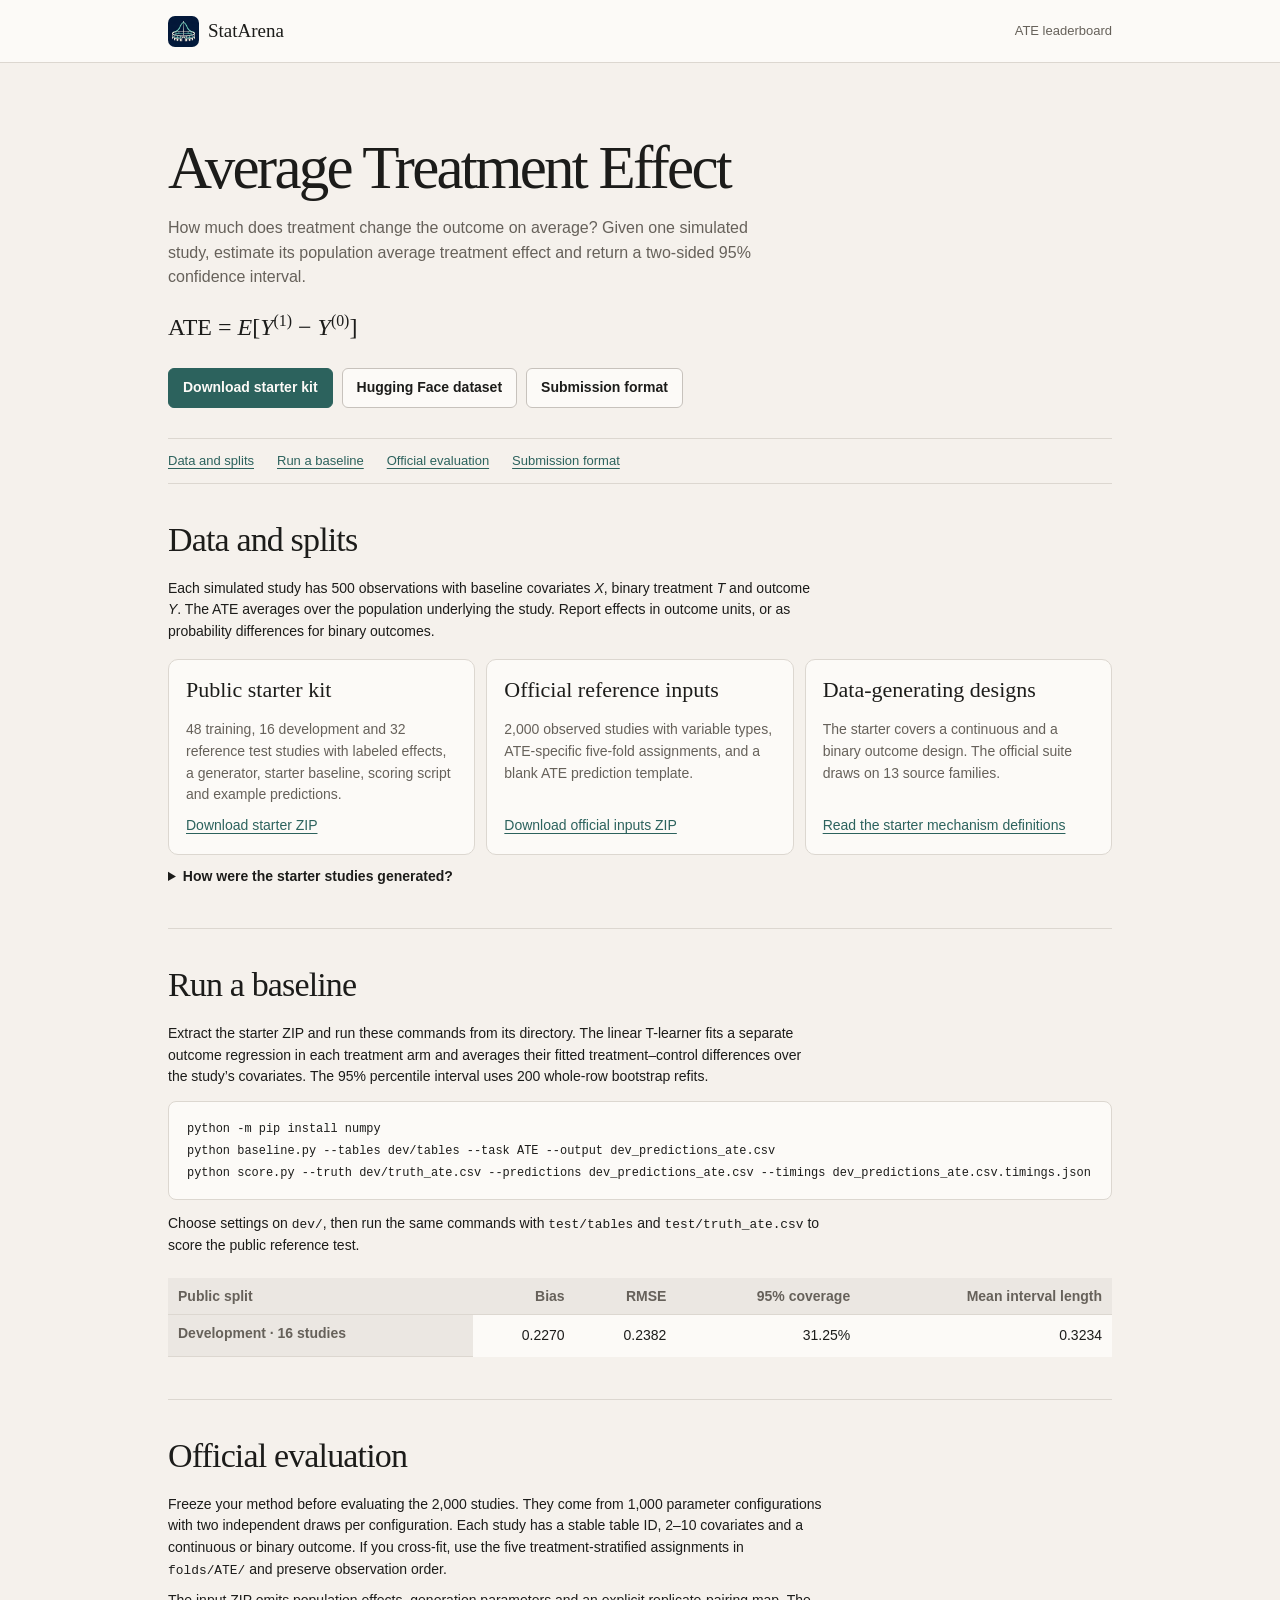
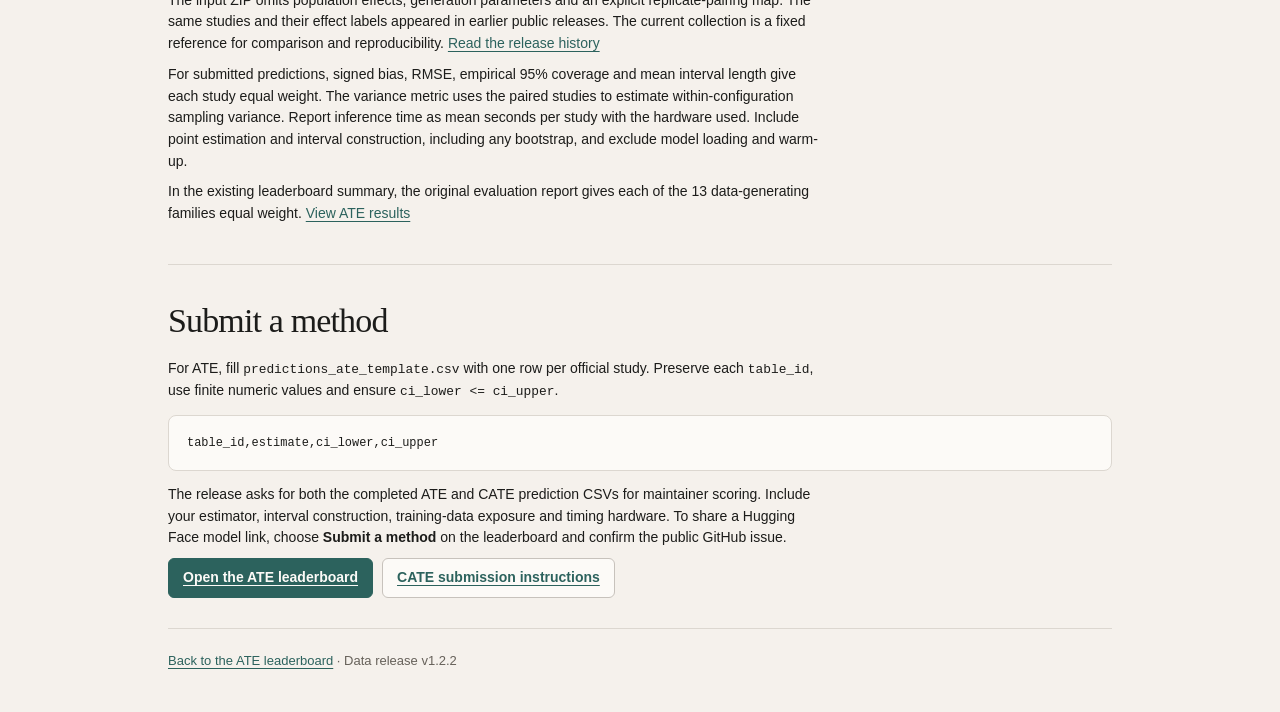
<file: ate/index.html>
<!doctype html>
<html lang="en">
<head>
<meta charset="utf-8"><meta name="viewport" content="width=device-width,initial-scale=1">
<meta name="description" content="StatArena benchmark card for Average Treatment Effect estimation. Download the data, run the starter baseline and prepare predictions for review.">
<title>Average Treatment Effect · Benchmark card · StatArena</title>
<link rel="icon" href="../assets/statsarena-logo.webp">
<link rel="stylesheet" href="../assets/site.css"><link rel="stylesheet" href="../mediation/card.css">
<script>try{const t=localStorage.getItem('statsarena-theme-editorial');document.documentElement.dataset.theme=t||(matchMedia('(prefers-color-scheme:dark)').matches?'dark':'light')}catch(e){}</script>
</head>
<body class="track-page">
<header><div class="wrap"><a class="track-brand" href="../"><img src="../assets/statsarena-logo.webp" alt="">StatArena</a><a class="back" href="../#domain=ate">ATE leaderboard</a></div></header>
<main class="wrap">
<section class="track-hero">
<h1>Average Treatment Effect</h1>
<p>How much does treatment change the outcome on average? Given one simulated study, estimate its population average treatment effect and return a two-sided 95% confidence interval.</p>
<span class="target-formula" aria-label="Average treatment effect equals the expected difference between potential outcomes under treatment and control">ATE = <i>E</i>[<i>Y</i><sup>(1)</sup> − <i>Y</i><sup>(0)</sup>]</span>
<div class="track-actions"><a class="primary" href="https://huggingface.co/datasets/fuyao11/StatsInference-Arena-ATE-CATE/resolve/v1.2.2/ate-cate-starter-v1.zip">Download starter kit</a><a href="https://huggingface.co/datasets/fuyao11/StatsInference-Arena-ATE-CATE/tree/v1.2.2">Hugging Face dataset</a><a href="#submit">Submission format</a></div>
</section>
<nav aria-label="Benchmark card sections"><a href="#data">Data and splits</a><a href="#run">Run a baseline</a><a href="#evaluation">Official evaluation</a><a href="#submit">Submission format</a></nav>

<section id="data" class="track-section"><h2>Data and splits</h2>
<p>Each simulated study has 500 observations with baseline covariates <i>X</i>, binary treatment <i>T</i> and outcome <i>Y</i>. The ATE averages over the population underlying the study. Report effects in outcome units, or as probability differences for binary outcomes.</p>
<div class="datasets">
<article><h3>Public starter kit</h3><p>48 training, 16 development and 32 reference test studies with labeled effects, a generator, starter baseline, scoring script and example predictions.</p><a href="https://huggingface.co/datasets/fuyao11/StatsInference-Arena-ATE-CATE/resolve/v1.2.2/ate-cate-starter-v1.zip">Download starter ZIP</a></article>
<article><h3>Official reference inputs</h3><p>2,000 observed studies with variable types, ATE-specific five-fold assignments, and a blank ATE prediction template.</p><a href="https://huggingface.co/datasets/fuyao11/StatsInference-Arena-ATE-CATE/resolve/v1.2.2/ate-cate-official-inputs-v1.zip">Download official inputs ZIP</a></article>
<article><h3>Data-generating designs</h3><p>The starter covers a continuous and a binary outcome design. The official suite draws on 13 source families.</p><a href="https://huggingface.co/datasets/fuyao11/StatsInference-Arena-ATE-CATE/blob/v1.2.2/DGP.md">Read the starter mechanism definitions</a></article>
</div>
<details><summary>How were the starter studies generated?</summary>
<p>The starter adapts Nie–Wager Setup A and a Benkeser et al. design. Train, development and test use disjoint parameter configurations. Each configuration yields two independently sampled tables and shares a fixed CATE query across the pair.</p>
</details>
</section>

<section id="run" class="track-section"><h2>Run a baseline</h2>
<p>Extract the starter ZIP and run these commands from its directory. The linear T-learner fits a separate outcome regression in each treatment arm and averages their fitted treatment–control differences over the study’s covariates. The 95% percentile interval uses 200 whole-row bootstrap refits.</p>
<pre><code>python -m pip install numpy
python baseline.py --tables dev/tables --task ATE --output dev_predictions_ate.csv
python score.py --truth dev/truth_ate.csv --predictions dev_predictions_ate.csv --timings dev_predictions_ate.csv.timings.json</code></pre>
<p>Choose settings on <code>dev/</code>, then run the same commands with <code>test/tables</code> and <code>test/truth_ate.csv</code> to score the public reference test.</p>
<div class="grid-scroll"><table class="metrics"><caption class="sr-only">Expected starter baseline scores for ATE</caption>
<thead><tr><th scope="col">Public split</th><th scope="col">Bias</th><th scope="col">RMSE</th><th scope="col">95% coverage</th><th scope="col">Mean interval length</th></tr></thead>
<tbody><tr><th scope="row">Development · 16 studies</th><td>0.2270</td><td>0.2382</td><td>31.25%</td><td>0.3234</td></tr></tbody>
</table></div>
</section>

<section id="evaluation" class="track-section"><h2>Official evaluation</h2>
<p>Freeze your method before evaluating the 2,000 studies. They come from 1,000 parameter configurations with two independent draws per configuration. Each study has a stable table ID, 2–10 covariates and a continuous or binary outcome. If you cross-fit, use the five treatment-stratified assignments in <code>folds/ATE/</code> and preserve observation order.</p>
<p>The input ZIP omits population effects, generation parameters and an explicit replicate-pairing map. The same studies and their effect labels appeared in earlier public releases. The current collection is a fixed reference for comparison and reproducibility. <a href="https://huggingface.co/datasets/fuyao11/StatsInference-Arena-ATE-CATE/blob/v1.1/README.md">Read the release history</a></p>
<p>For submitted predictions, signed bias, RMSE, empirical 95% coverage and mean interval length give each study equal weight. The variance metric uses the paired studies to estimate within-configuration sampling variance. Report inference time as mean seconds per study with the hardware used. Include point estimation and interval construction, including any bootstrap, and exclude model loading and warm-up.</p>
<p>In the existing leaderboard summary, the original evaluation report gives each of the 13 data-generating families equal weight. <a href="../#domain=ate">View ATE results</a></p>
</section>

<section id="submit" class="track-section"><h2>Submit a method</h2>
<p>For ATE, fill <code>predictions_ate_template.csv</code> with one row per official study. Preserve each <code>table_id</code>, use finite numeric values and ensure <code>ci_lower &lt;= ci_upper</code>.</p>
<pre><code>table_id,estimate,ci_lower,ci_upper</code></pre>
<p>The release asks for both the completed ATE and CATE prediction CSVs for maintainer scoring. Include your estimator, interval construction, training-data exposure and timing hardware. To share a Hugging Face model link, choose <strong>Submit a method</strong> on the leaderboard and confirm the public GitHub issue.</p>
<div class="track-actions"><a class="primary" href="../#domain=ate">Open the ATE leaderboard</a><a href="../cate/#submit">CATE submission instructions</a></div>
</section>
<div class="track-foot"><a href="../#domain=ate">Back to the ATE leaderboard</a> · Data release v1.2.2</div>
</main>
</body></html>
</file>
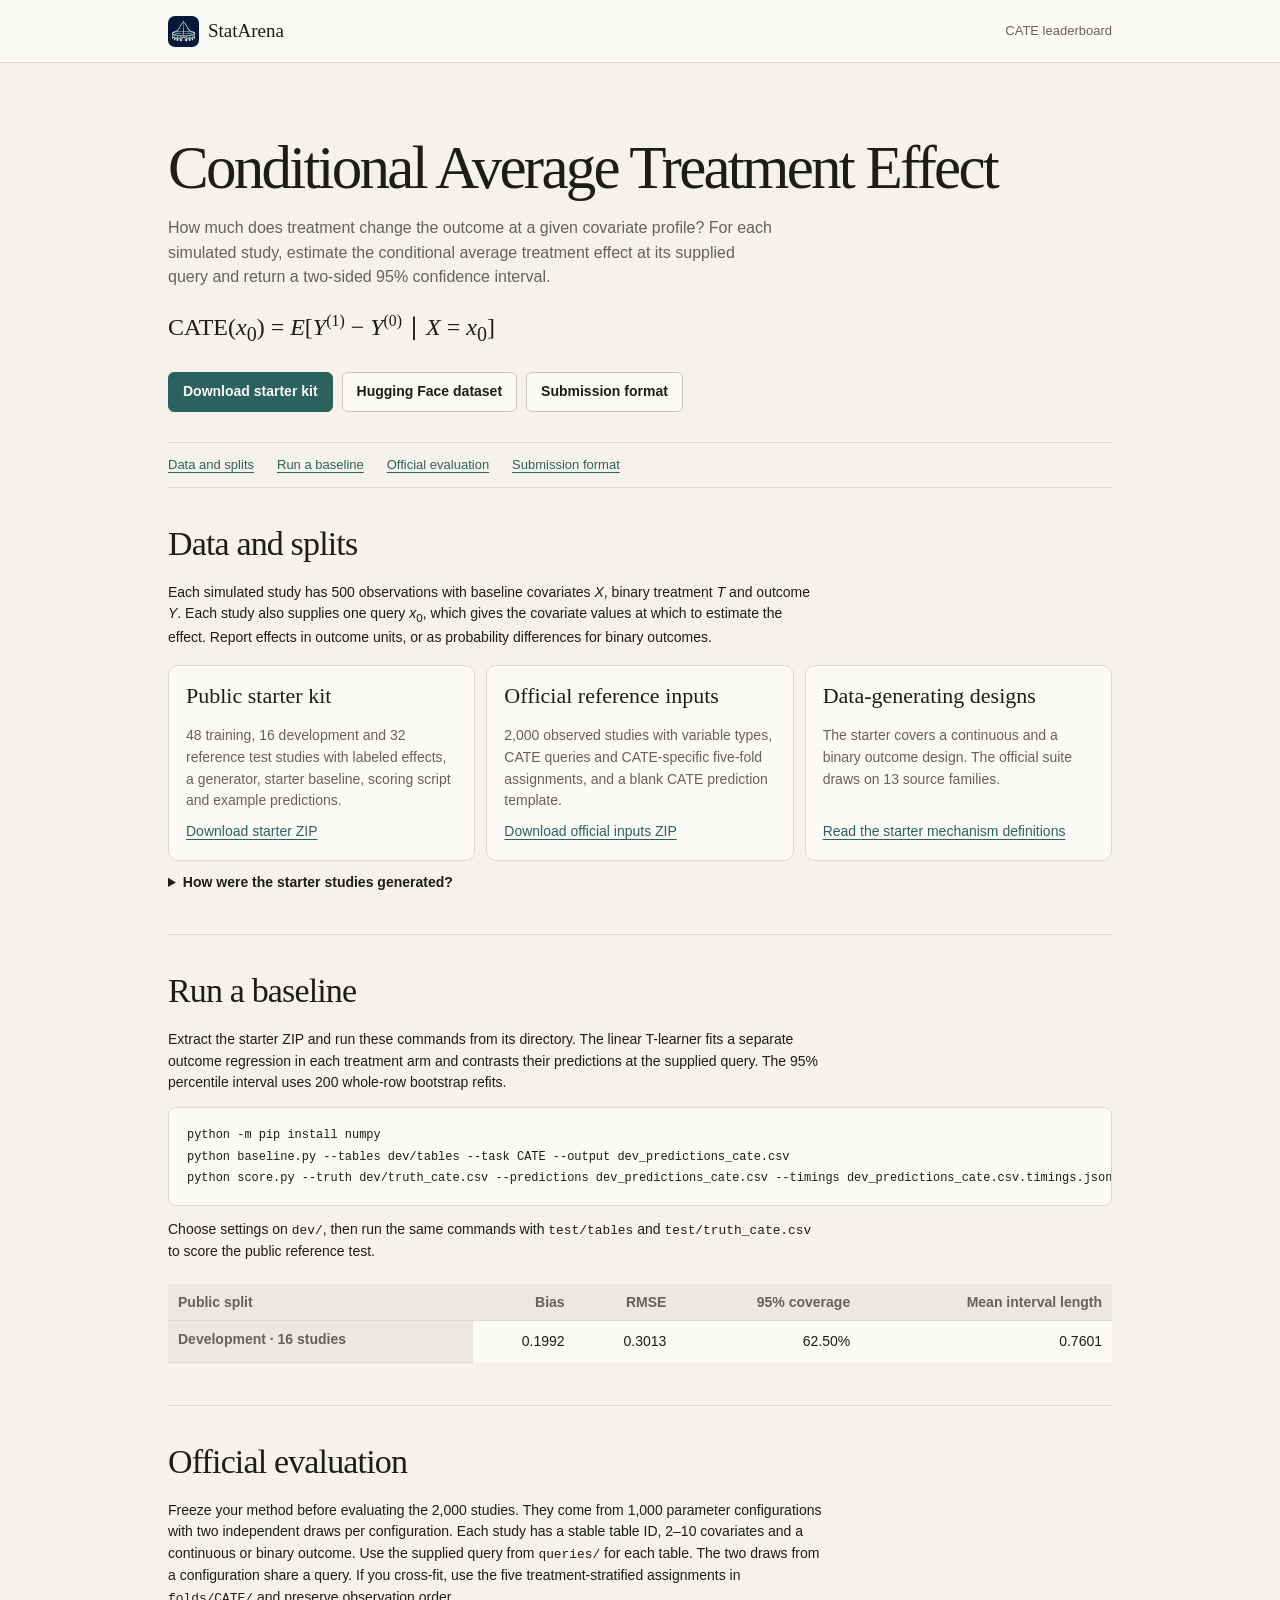
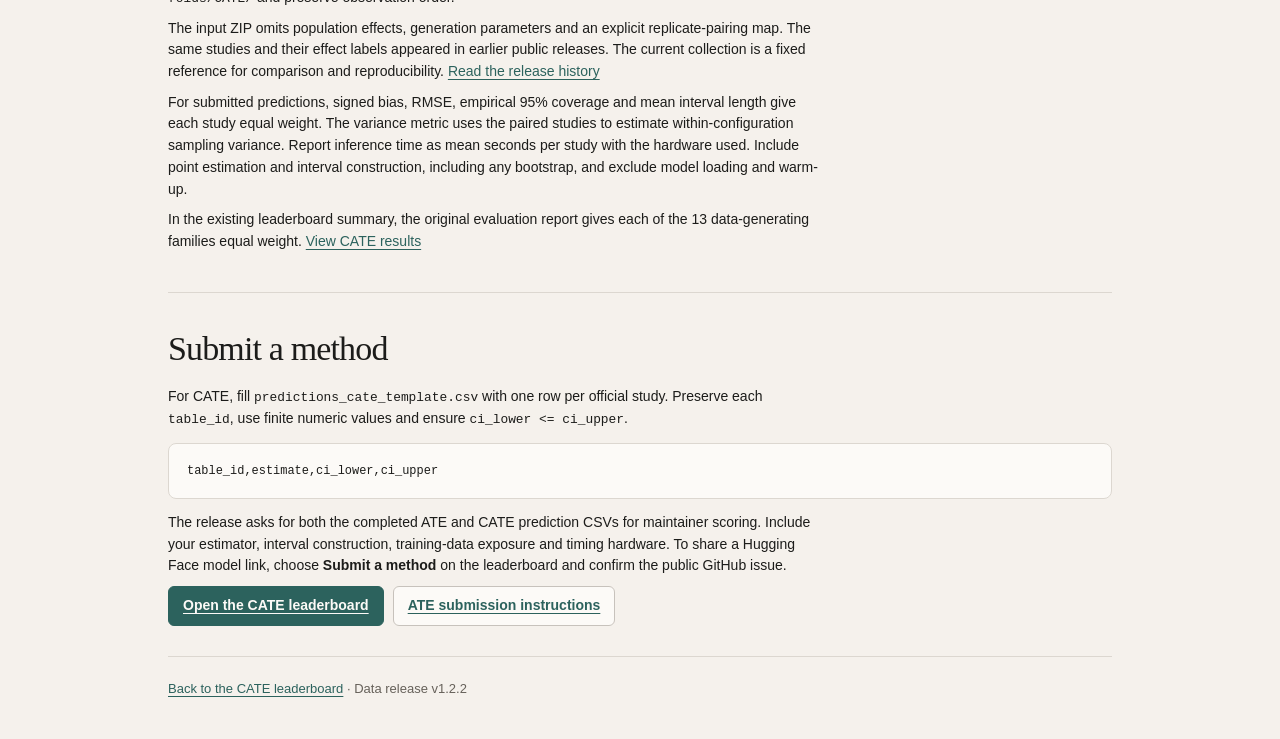
<file: cate/index.html>
<!doctype html>
<html lang="en">
<head>
<meta charset="utf-8"><meta name="viewport" content="width=device-width,initial-scale=1">
<meta name="description" content="StatArena benchmark card for Conditional Average Treatment Effect estimation. Download the data, run the starter baseline and prepare predictions for review.">
<title>Conditional Average Treatment Effect · Benchmark card · StatArena</title>
<link rel="icon" href="../assets/statsarena-logo.webp">
<link rel="stylesheet" href="../assets/site.css"><link rel="stylesheet" href="../mediation/card.css">
<script>try{const t=localStorage.getItem('statsarena-theme-editorial');document.documentElement.dataset.theme=t||(matchMedia('(prefers-color-scheme:dark)').matches?'dark':'light')}catch(e){}</script>
</head>
<body class="track-page">
<header><div class="wrap"><a class="track-brand" href="../"><img src="../assets/statsarena-logo.webp" alt="">StatArena</a><a class="back" href="../#domain=cate">CATE leaderboard</a></div></header>
<main class="wrap">
<section class="track-hero">
<h1>Conditional Average Treatment Effect</h1>
<p>How much does treatment change the outcome at a given covariate profile? For each simulated study, estimate the conditional average treatment effect at its supplied query and return a two-sided 95% confidence interval.</p>
<span class="target-formula" aria-label="Conditional average treatment effect at the query equals the expected difference between potential outcomes under treatment and control given the query covariates">CATE(<i>x</i><sub>0</sub>) = <i>E</i>[<i>Y</i><sup>(1)</sup> − <i>Y</i><sup>(0)</sup> ∣ <i>X</i> = <i>x</i><sub>0</sub>]</span>
<div class="track-actions"><a class="primary" href="https://huggingface.co/datasets/fuyao11/StatsInference-Arena-ATE-CATE/resolve/v1.2.2/ate-cate-starter-v1.zip">Download starter kit</a><a href="https://huggingface.co/datasets/fuyao11/StatsInference-Arena-ATE-CATE/tree/v1.2.2">Hugging Face dataset</a><a href="#submit">Submission format</a></div>
</section>
<nav aria-label="Benchmark card sections"><a href="#data">Data and splits</a><a href="#run">Run a baseline</a><a href="#evaluation">Official evaluation</a><a href="#submit">Submission format</a></nav>

<section id="data" class="track-section"><h2>Data and splits</h2>
<p>Each simulated study has 500 observations with baseline covariates <i>X</i>, binary treatment <i>T</i> and outcome <i>Y</i>. Each study also supplies one query <i>x</i><sub>0</sub>, which gives the covariate values at which to estimate the effect. Report effects in outcome units, or as probability differences for binary outcomes.</p>
<div class="datasets">
<article><h3>Public starter kit</h3><p>48 training, 16 development and 32 reference test studies with labeled effects, a generator, starter baseline, scoring script and example predictions.</p><a href="https://huggingface.co/datasets/fuyao11/StatsInference-Arena-ATE-CATE/resolve/v1.2.2/ate-cate-starter-v1.zip">Download starter ZIP</a></article>
<article><h3>Official reference inputs</h3><p>2,000 observed studies with variable types, CATE queries and CATE-specific five-fold assignments, and a blank CATE prediction template.</p><a href="https://huggingface.co/datasets/fuyao11/StatsInference-Arena-ATE-CATE/resolve/v1.2.2/ate-cate-official-inputs-v1.zip">Download official inputs ZIP</a></article>
<article><h3>Data-generating designs</h3><p>The starter covers a continuous and a binary outcome design. The official suite draws on 13 source families.</p><a href="https://huggingface.co/datasets/fuyao11/StatsInference-Arena-ATE-CATE/blob/v1.2.2/DGP.md">Read the starter mechanism definitions</a></article>
</div>
<details><summary>How were the starter studies generated?</summary>
<p>The starter adapts Nie–Wager Setup A and a Benkeser et al. design. Train, development and test use disjoint parameter configurations. Each configuration yields two independently sampled tables and shares a fixed CATE query across the pair.</p>
</details>
</section>

<section id="run" class="track-section"><h2>Run a baseline</h2>
<p>Extract the starter ZIP and run these commands from its directory. The linear T-learner fits a separate outcome regression in each treatment arm and contrasts their predictions at the supplied query. The 95% percentile interval uses 200 whole-row bootstrap refits.</p>
<pre><code>python -m pip install numpy
python baseline.py --tables dev/tables --task CATE --output dev_predictions_cate.csv
python score.py --truth dev/truth_cate.csv --predictions dev_predictions_cate.csv --timings dev_predictions_cate.csv.timings.json</code></pre>
<p>Choose settings on <code>dev/</code>, then run the same commands with <code>test/tables</code> and <code>test/truth_cate.csv</code> to score the public reference test.</p>
<div class="grid-scroll"><table class="metrics"><caption class="sr-only">Expected starter baseline scores for CATE</caption>
<thead><tr><th scope="col">Public split</th><th scope="col">Bias</th><th scope="col">RMSE</th><th scope="col">95% coverage</th><th scope="col">Mean interval length</th></tr></thead>
<tbody><tr><th scope="row">Development · 16 studies</th><td>0.1992</td><td>0.3013</td><td>62.50%</td><td>0.7601</td></tr></tbody>
</table></div>
</section>

<section id="evaluation" class="track-section"><h2>Official evaluation</h2>
<p>Freeze your method before evaluating the 2,000 studies. They come from 1,000 parameter configurations with two independent draws per configuration. Each study has a stable table ID, 2–10 covariates and a continuous or binary outcome. Use the supplied query from <code>queries/</code> for each table. The two draws from a configuration share a query. If you cross-fit, use the five treatment-stratified assignments in <code>folds/CATE/</code> and preserve observation order.</p>
<p>The input ZIP omits population effects, generation parameters and an explicit replicate-pairing map. The same studies and their effect labels appeared in earlier public releases. The current collection is a fixed reference for comparison and reproducibility. <a href="https://huggingface.co/datasets/fuyao11/StatsInference-Arena-ATE-CATE/blob/v1.1/README.md">Read the release history</a></p>
<p>For submitted predictions, signed bias, RMSE, empirical 95% coverage and mean interval length give each study equal weight. The variance metric uses the paired studies to estimate within-configuration sampling variance. Report inference time as mean seconds per study with the hardware used. Include point estimation and interval construction, including any bootstrap, and exclude model loading and warm-up.</p>
<p>In the existing leaderboard summary, the original evaluation report gives each of the 13 data-generating families equal weight. <a href="../#domain=cate">View CATE results</a></p>
</section>

<section id="submit" class="track-section"><h2>Submit a method</h2>
<p>For CATE, fill <code>predictions_cate_template.csv</code> with one row per official study. Preserve each <code>table_id</code>, use finite numeric values and ensure <code>ci_lower &lt;= ci_upper</code>.</p>
<pre><code>table_id,estimate,ci_lower,ci_upper</code></pre>
<p>The release asks for both the completed ATE and CATE prediction CSVs for maintainer scoring. Include your estimator, interval construction, training-data exposure and timing hardware. To share a Hugging Face model link, choose <strong>Submit a method</strong> on the leaderboard and confirm the public GitHub issue.</p>
<div class="track-actions"><a class="primary" href="../#domain=cate">Open the CATE leaderboard</a><a href="../ate/#submit">ATE submission instructions</a></div>
</section>
<div class="track-foot"><a href="../#domain=cate">Back to the CATE leaderboard</a> · Data release v1.2.2</div>
</main>
</body></html>
</file>
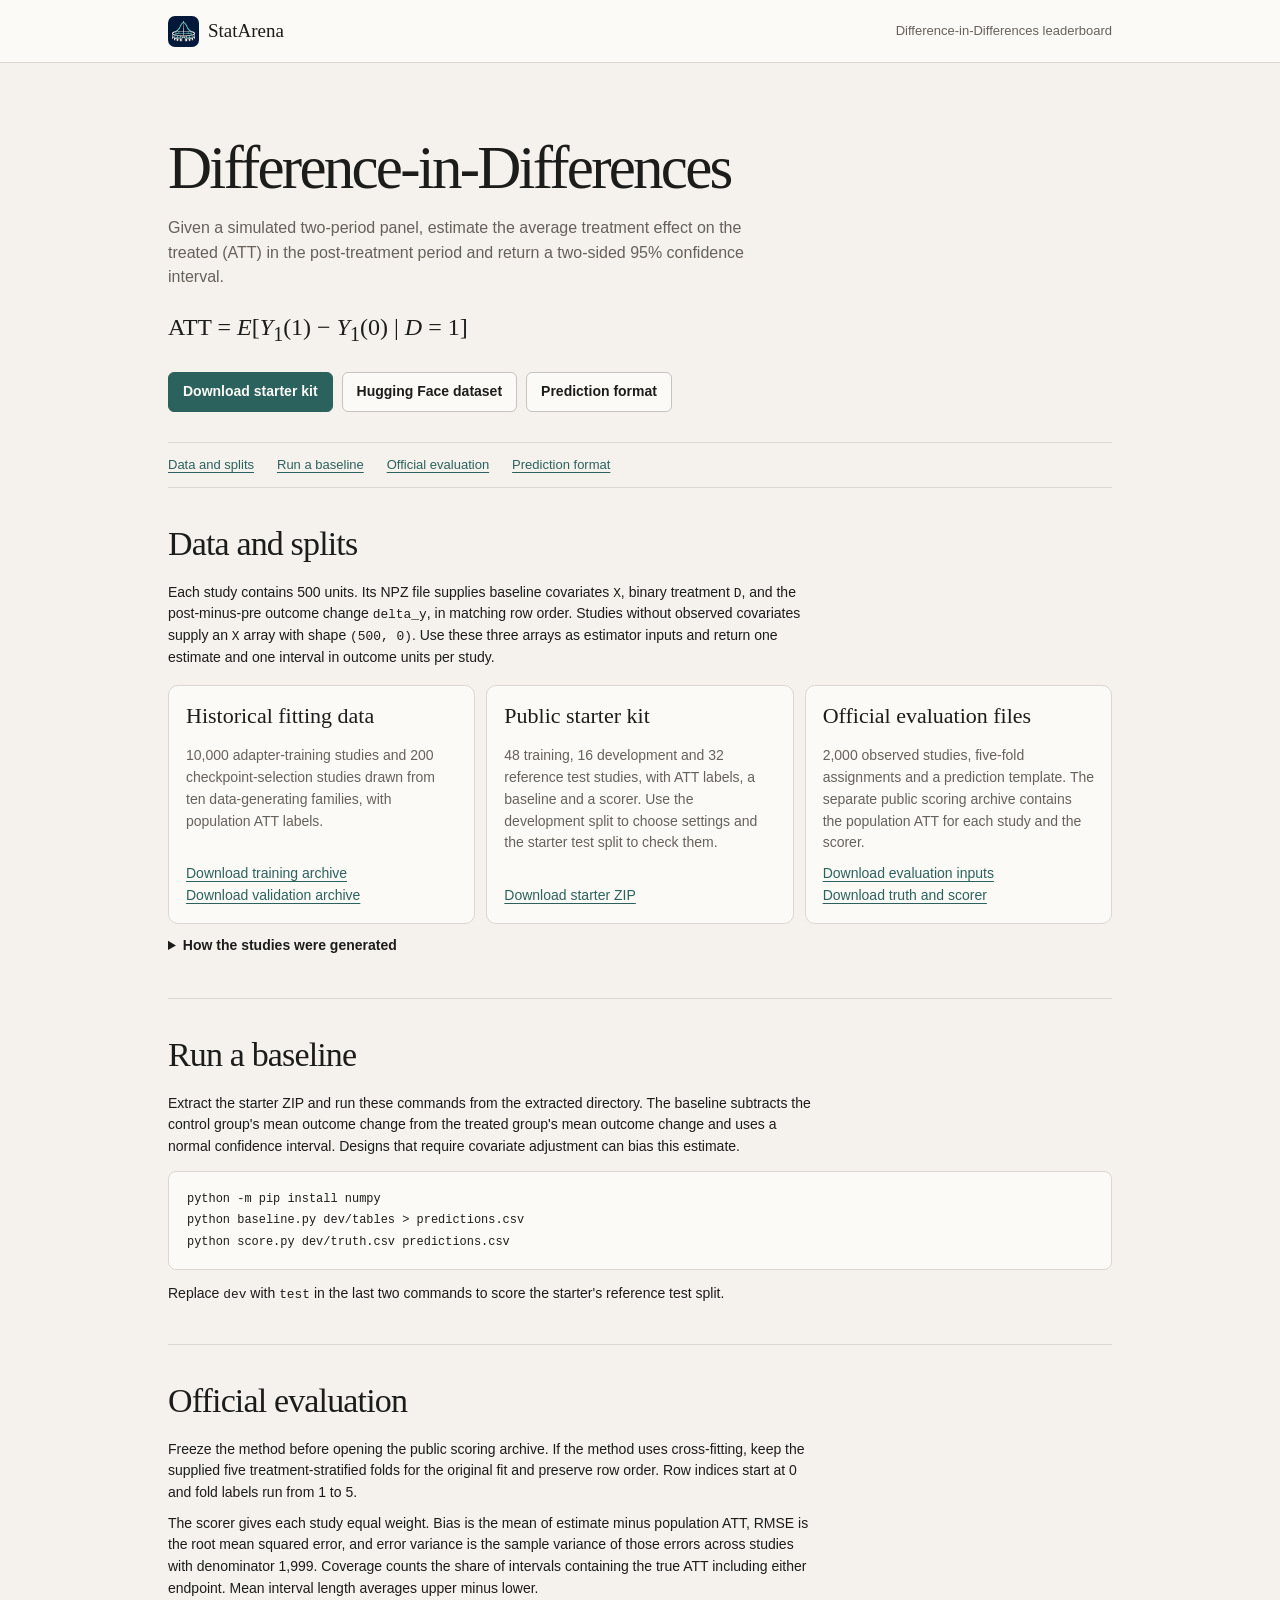
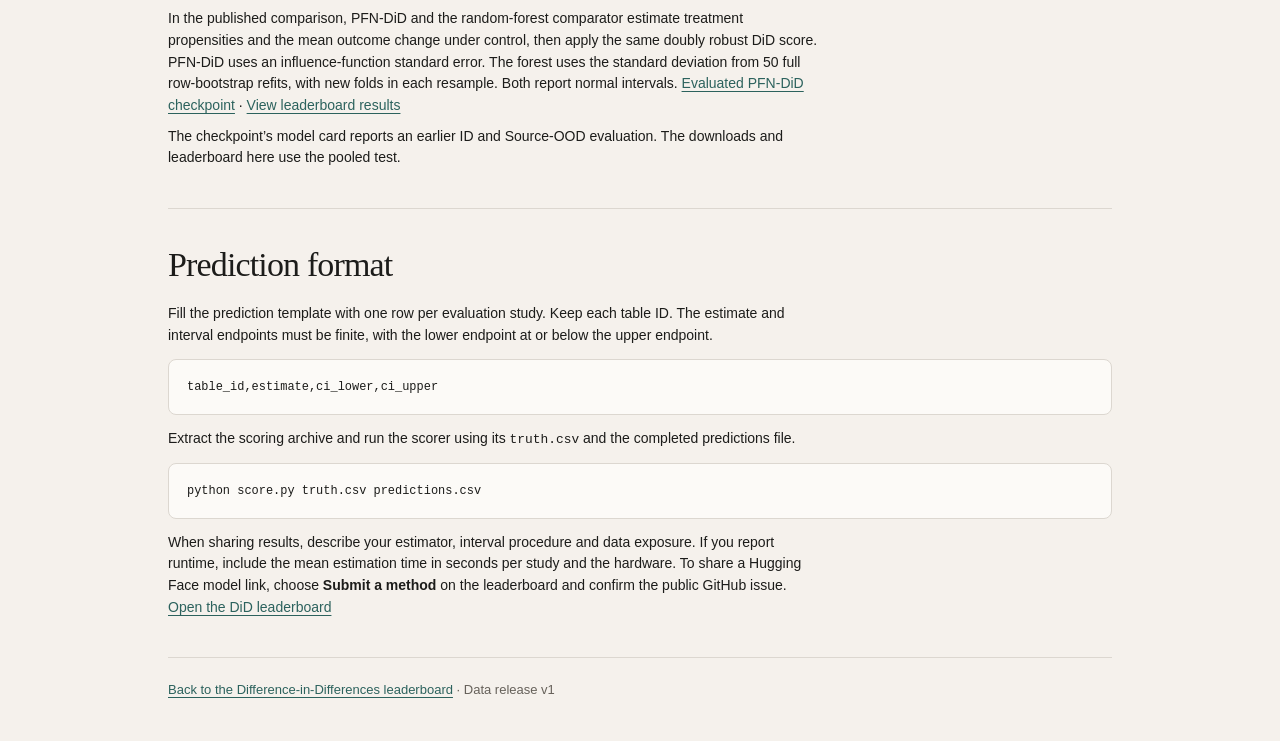
<file: did/index.html>
<!doctype html>
<html lang="en">
<head>
<meta charset="utf-8">
<meta name="viewport" content="width=device-width,initial-scale=1">
<meta name="description" content="Data, starter code and evaluation protocol for estimating the average treatment effect on the treated in StatArena's Difference-in-Differences benchmark.">
<title>Difference-in-Differences · Benchmark card · StatArena</title>
<link rel="icon" href="../assets/statsarena-logo.webp">
<link rel="stylesheet" href="../assets/site.css">
<link rel="stylesheet" href="../mediation/card.css">
<script>try{const t=localStorage.getItem('statsarena-theme-editorial');document.documentElement.dataset.theme=t||(matchMedia('(prefers-color-scheme:dark)').matches?'dark':'light')}catch(e){}</script>
</head>
<body class="track-page">
<header><div class="wrap"><a class="track-brand" href="../"><img src="../assets/statsarena-logo.webp" alt="">StatArena</a><a class="back" href="../#domain=did_sc">Difference-in-Differences leaderboard</a></div></header>
<main class="wrap">
<section class="track-hero">
<h1>Difference-in-Differences</h1>
<p>Given a simulated two-period panel, estimate the average treatment effect on the treated (ATT) in the post-treatment period and return a two-sided 95% confidence interval.</p>
<span class="target-formula" aria-label="Average treatment effect on the treated equals the expected post-period outcome difference under treatment and under control, conditional on receiving treatment">ATT = <i>E</i>[<i>Y</i><sub>1</sub>(1) − <i>Y</i><sub>1</sub>(0) | <i>D</i> = 1]</span>
<div class="track-actions">
<a class="primary" href="https://huggingface.co/datasets/lisuo/StatsInference-Arena-DiD/resolve/ac97ca41e0a8c4797a8fa33d2d0d47c02ce6a87c/did-starter-v1.zip">Download starter kit</a>
<a href="https://huggingface.co/datasets/lisuo/StatsInference-Arena-DiD">Hugging Face dataset</a>
<a href="#submit">Prediction format</a>
</div>
</section>
<nav aria-label="Benchmark card sections"><a href="#data">Data and splits</a><a href="#run">Run a baseline</a><a href="#evaluation">Official evaluation</a><a href="#submit">Prediction format</a></nav>

<section id="data" class="track-section">
<h2>Data and splits</h2>
<p>Each study contains 500 units. Its NPZ file supplies baseline covariates <code>X</code>, binary treatment <code>D</code>, and the post-minus-pre outcome change <code>delta_y</code>, in matching row order. Studies without observed covariates supply an <code>X</code> array with shape <code>(500, 0)</code>. Use these three arrays as estimator inputs and return one estimate and one interval in outcome units per study.</p>
<div class="datasets">
<article>
<h3>Historical fitting data</h3>
<p>10,000 adapter-training studies and 200 checkpoint-selection studies drawn from ten data-generating families, with population ATT labels.</p>
<a href="https://huggingface.co/datasets/lisuo/StatsInference-Arena-DiD/resolve/ac97ca41e0a8c4797a8fa33d2d0d47c02ce6a87c/adapter-train.zip">Download training archive</a>
<a href="https://huggingface.co/datasets/lisuo/StatsInference-Arena-DiD/resolve/ac97ca41e0a8c4797a8fa33d2d0d47c02ce6a87c/adapter-validation.zip">Download validation archive</a>
</article>
<article>
<h3>Public starter kit</h3>
<p>48 training, 16 development and 32 reference test studies, with ATT labels, a baseline and a scorer. Use the development split to choose settings and the starter test split to check them.</p>
<a href="https://huggingface.co/datasets/lisuo/StatsInference-Arena-DiD/resolve/ac97ca41e0a8c4797a8fa33d2d0d47c02ce6a87c/did-starter-v1.zip">Download starter ZIP</a>
</article>
<article>
<h3>Official evaluation files</h3>
<p>2,000 observed studies, five-fold assignments and a prediction template. The separate public scoring archive contains the population ATT for each study and the scorer.</p>
<a href="https://huggingface.co/datasets/lisuo/StatsInference-Arena-DiD/resolve/ac97ca41e0a8c4797a8fa33d2d0d47c02ce6a87c/did-test-inputs-v1.zip">Download evaluation inputs</a>
<a href="https://huggingface.co/datasets/lisuo/StatsInference-Arena-DiD/resolve/ac97ca41e0a8c4797a8fa33d2d0d47c02ce6a87c/did-test-scoring-v1.zip">Download truth and scorer</a>
</article>
</div>
<details>
<summary>How the studies were generated</summary>
<p>The starter and evaluation sets draw from a 13-family prior, which adds three designs to the historical fitting prior. The pooled evaluation independently draws a family uniformly, then draws parameters and samples one study for that draw. The population ATT holds the generating family and parameters fixed and averages the post-period effect among units receiving treatment. <a href="https://huggingface.co/datasets/lisuo/StatsInference-Arena-DiD/blob/ac97ca41e0a8c4797a8fa33d2d0d47c02ce6a87c/DGP.md">Data-generating processes, priors and truth calculations</a></p>
</details>
</section>

<section id="run" class="track-section">
<h2>Run a baseline</h2>
<p>Extract the starter ZIP and run these commands from the extracted directory. The baseline subtracts the control group's mean outcome change from the treated group's mean outcome change and uses a normal confidence interval. Designs that require covariate adjustment can bias this estimate.</p>
<pre><code>python -m pip install numpy
python baseline.py dev/tables &gt; predictions.csv
python score.py dev/truth.csv predictions.csv</code></pre>
<p>Replace <code>dev</code> with <code>test</code> in the last two commands to score the starter's reference test split.</p>
</section>

<section id="evaluation" class="track-section">
<h2>Official evaluation</h2>
<p>Freeze the method before opening the public scoring archive. If the method uses cross-fitting, keep the supplied five treatment-stratified folds for the original fit and preserve row order. Row indices start at 0 and fold labels run from 1 to 5.</p>
<p>The scorer gives each study equal weight. Bias is the mean of estimate minus population ATT, RMSE is the root mean squared error, and error variance is the sample variance of those errors across studies with denominator 1,999. Coverage counts the share of intervals containing the true ATT including either endpoint. Mean interval length averages upper minus lower.</p>
<p>In the published comparison, PFN-DiD and the random-forest comparator estimate treatment propensities and the mean outcome change under control, then apply the same doubly robust DiD score. PFN-DiD uses an influence-function standard error. The forest uses the standard deviation from 50 full row-bootstrap refits, with new folds in each resample. Both report normal intervals. <a href="https://huggingface.co/lisuo/PFN-DiD/tree/b7ab973ce6142e3bf34e11aa6db66b3bc5fc5c6a">Evaluated PFN-DiD checkpoint</a> · <a href="../#domain=did_sc">View leaderboard results</a></p>
<p>The checkpoint’s model card reports an earlier ID and Source-OOD evaluation. The downloads and leaderboard here use the pooled test.</p>
</section>

<section id="submit" class="track-section">
<h2>Prediction format</h2>
<p>Fill the prediction template with one row per evaluation study. Keep each table ID. The estimate and interval endpoints must be finite, with the lower endpoint at or below the upper endpoint.</p>
<pre><code>table_id,estimate,ci_lower,ci_upper</code></pre>
<p>Extract the scoring archive and run the scorer using its <code>truth.csv</code> and the completed predictions file.</p>
<pre><code>python score.py truth.csv predictions.csv</code></pre>
<p>When sharing results, describe your estimator, interval procedure and data exposure. If you report runtime, include the mean estimation time in seconds per study and the hardware. To share a Hugging Face model link, choose <strong>Submit a method</strong> on the leaderboard and confirm the public GitHub issue. <a href="../#domain=did_sc">Open the DiD leaderboard</a></p>
</section>
<div class="track-foot"><a href="../#domain=did_sc">Back to the Difference-in-Differences leaderboard</a> · Data release v1</div>
</main>
</body>
</html>
</file>
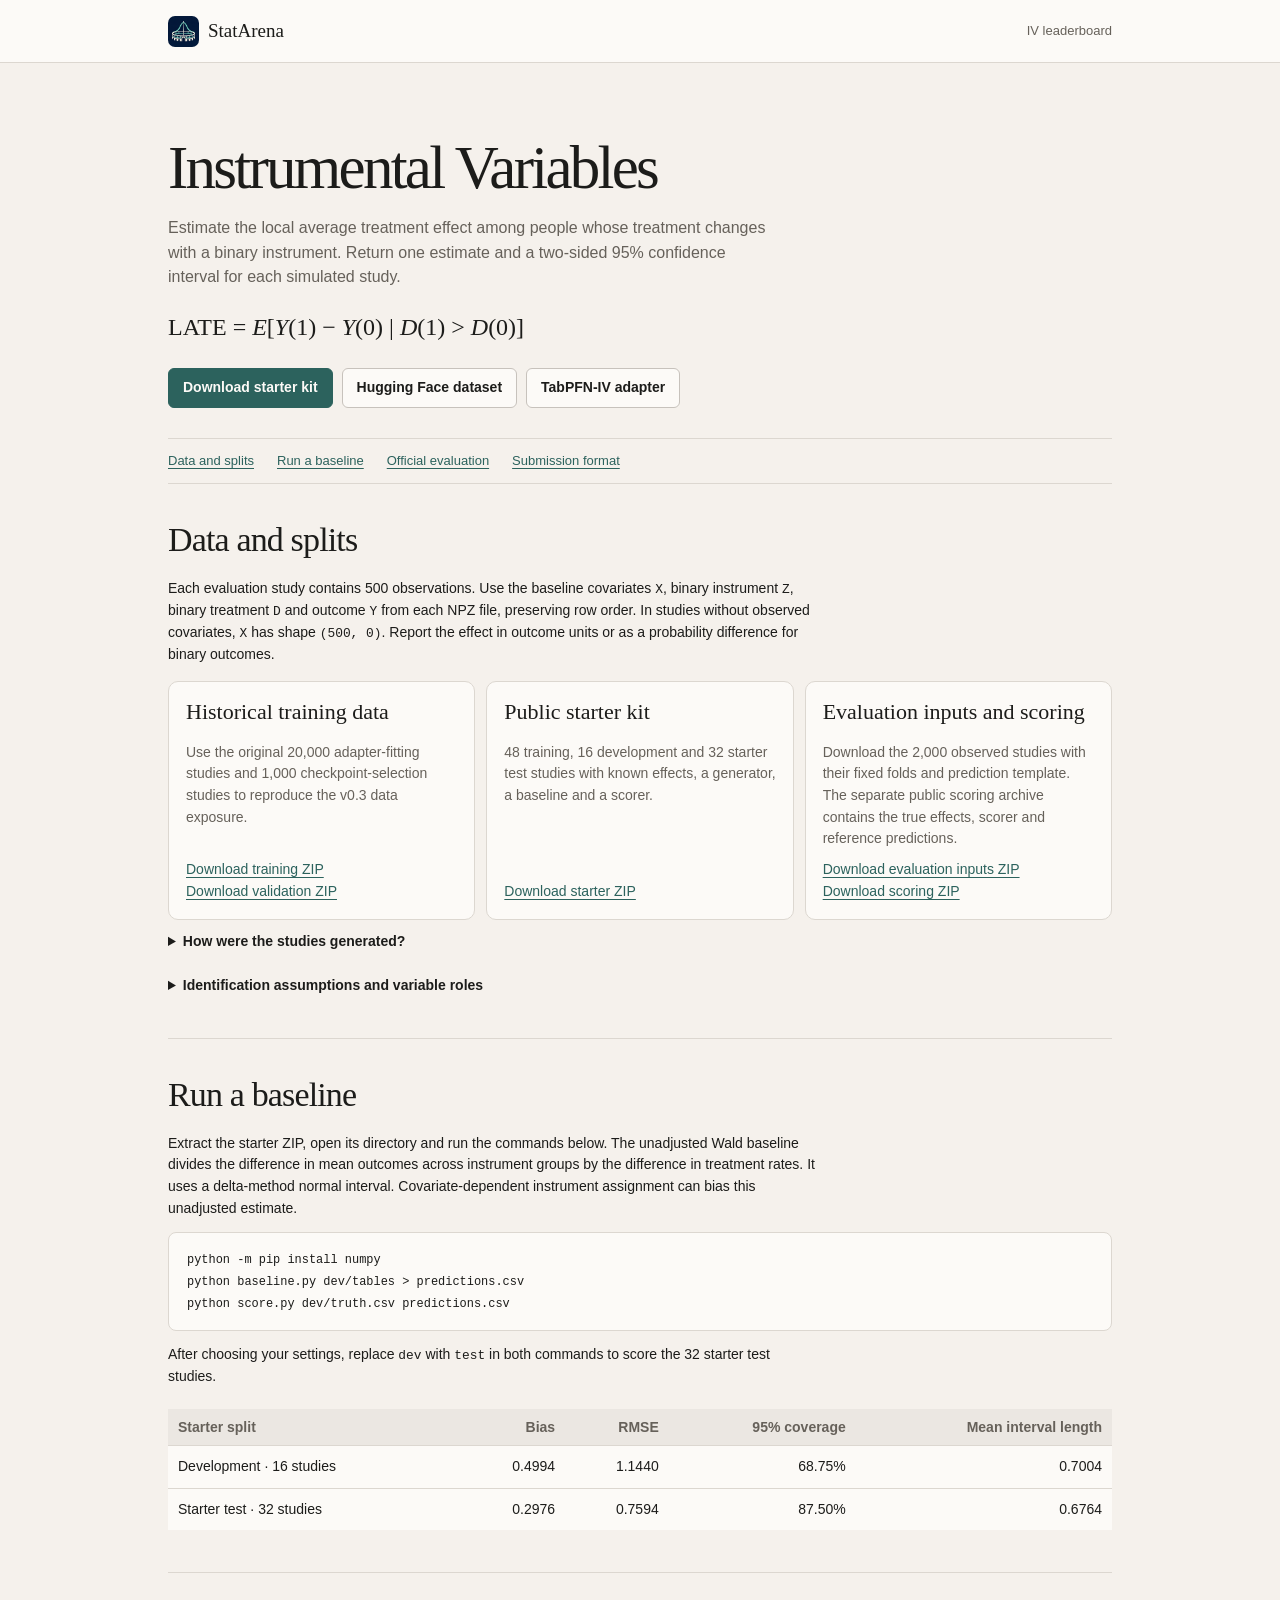
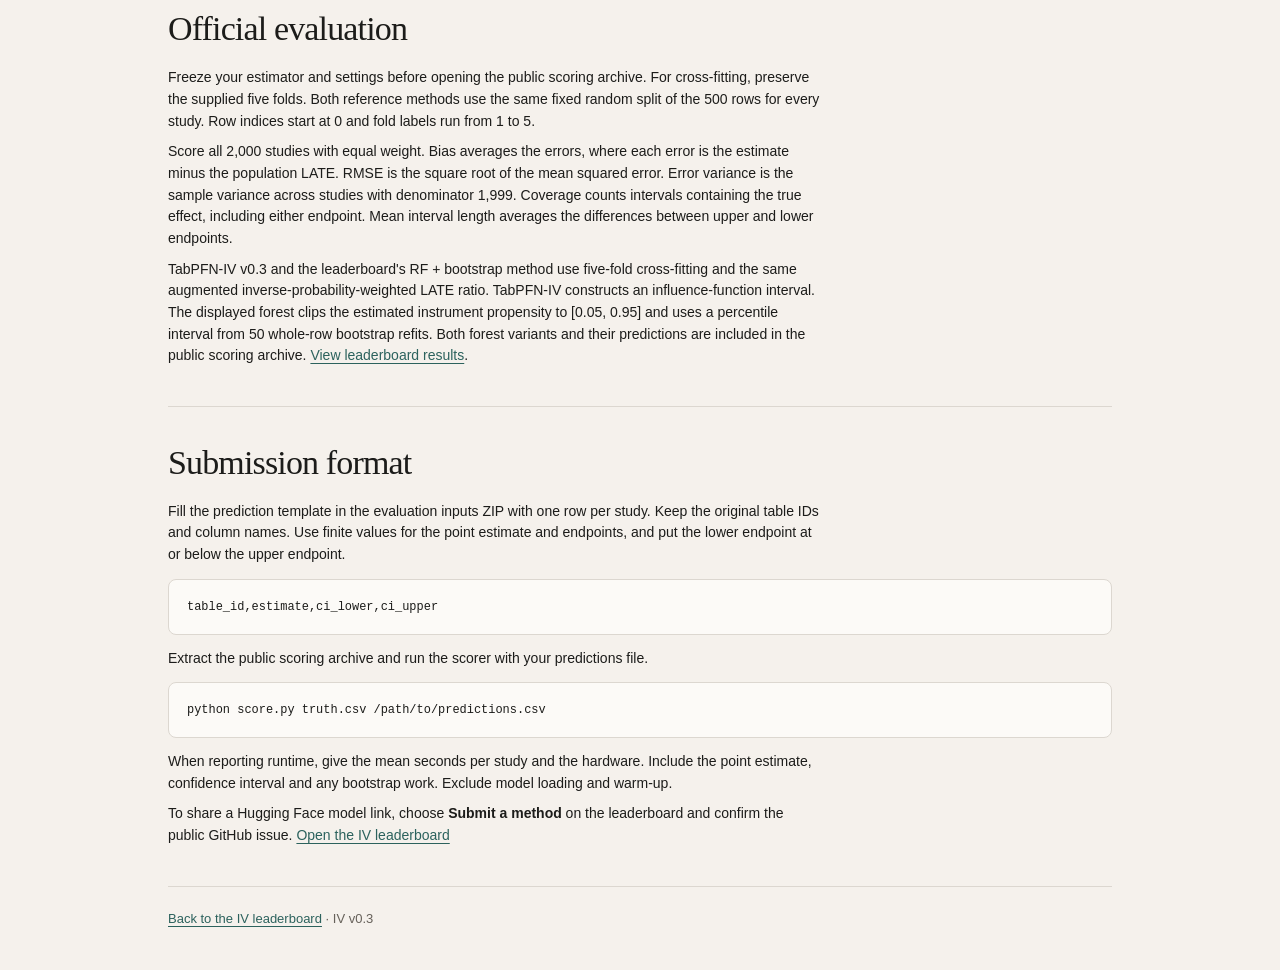
<file: iv/index.html>
<!doctype html>
<html lang="en">
<head>
<meta charset="utf-8"><meta name="viewport" content="width=device-width, initial-scale=1">
<meta name="description" content="Download the StatArena instrumental variables benchmark, run a baseline and evaluate estimates and confidence intervals for the local average treatment effect.">
<title>Instrumental Variables · Benchmark card · StatArena</title>
<link rel="icon" href="../assets/statsarena-logo.webp">
<link rel="stylesheet" href="../assets/site.css"><link rel="stylesheet" href="../mediation/card.css">
<script>try{const t=localStorage.getItem('statsarena-theme-editorial');document.documentElement.dataset.theme=t||(matchMedia('(prefers-color-scheme:dark)').matches?'dark':'light')}catch(e){}</script>
</head>
<body class="track-page">
<header><div class="wrap"><a class="track-brand" href="../"><img src="../assets/statsarena-logo.webp" alt="">StatArena</a><a class="back" href="../#domain=iv">IV leaderboard</a></div></header>
<main class="wrap">
<section class="track-hero">
<h1>Instrumental Variables</h1>
<p>Estimate the local average treatment effect among people whose treatment changes with a binary instrument. Return one estimate and a two-sided 95% confidence interval for each simulated study.</p>
<span class="target-formula" aria-label="Local average treatment effect equals the expected difference between outcomes under treatment and control among units with treatment under instrument one greater than treatment under instrument zero">LATE = <i>E</i>[<i>Y</i>(1) − <i>Y</i>(0) | <i>D</i>(1) &gt; <i>D</i>(0)]</span>
<div class="track-actions">
<a class="primary" href="https://huggingface.co/datasets/Brownight/StatsInference-Arena-IV/resolve/f4d6f68c73f745872b46d919a156c2c300476308/iv-starter-v1.zip">Download starter kit</a>
<a href="https://huggingface.co/datasets/Brownight/StatsInference-Arena-IV">Hugging Face dataset</a>
<a href="https://huggingface.co/Brownight/tabpfn-iv-adapter-v0.3">TabPFN-IV adapter</a>
</div>
</section>
<nav aria-label="Benchmark card sections"><a href="#data">Data and splits</a><a href="#run">Run a baseline</a><a href="#evaluation">Official evaluation</a><a href="#submit">Submission format</a></nav>

<section id="data" class="track-section"><h2>Data and splits</h2>
<p>Each evaluation study contains 500 observations. Use the baseline covariates <code>X</code>, binary instrument <code>Z</code>, binary treatment <code>D</code> and outcome <code>Y</code> from each NPZ file, preserving row order. In studies without observed covariates, <code>X</code> has shape <code>(500, 0)</code>. Report the effect in outcome units or as a probability difference for binary outcomes.</p>
<div class="datasets">
<article><h3>Historical training data</h3><p>Use the original 20,000 adapter-fitting studies and 1,000 checkpoint-selection studies to reproduce the v0.3 data exposure.</p><a href="https://huggingface.co/datasets/Brownight/StatsInference-Arena-IV/resolve/f4d6f68c73f745872b46d919a156c2c300476308/adapter-train.zip">Download training ZIP</a><a href="https://huggingface.co/datasets/Brownight/StatsInference-Arena-IV/resolve/f4d6f68c73f745872b46d919a156c2c300476308/adapter-validation.zip">Download validation ZIP</a></article>
<article><h3>Public starter kit</h3><p>48 training, 16 development and 32 starter test studies with known effects, a generator, a baseline and a scorer.</p><a href="https://huggingface.co/datasets/Brownight/StatsInference-Arena-IV/resolve/f4d6f68c73f745872b46d919a156c2c300476308/iv-starter-v1.zip">Download starter ZIP</a></article>
<article><h3>Evaluation inputs and scoring</h3><p>Download the 2,000 observed studies with their fixed folds and prediction template. The separate public scoring archive contains the true effects, scorer and reference predictions.</p><a href="https://huggingface.co/datasets/Brownight/StatsInference-Arena-IV/resolve/f4d6f68c73f745872b46d919a156c2c300476308/iv-test-inputs-v1.zip">Download evaluation inputs ZIP</a><a href="https://huggingface.co/datasets/Brownight/StatsInference-Arena-IV/resolve/f4d6f68c73f745872b46d919a156c2c300476308/iv-test-scoring-v1.zip">Download scoring ZIP</a></article>
</div>
<details><summary>How were the studies generated?</summary>
<p>The fitting, selection and evaluation studies draw from the Ding, Qiu and Kennedy design families. The historical fitting and selection archives have 500 context rows and 64 query rows per study, with analytic nuisance targets for the query rows. The starter provides 96 separately generated studies. The evaluation is one pooled split with 665 Ding, 658 Qiu and 677 Kennedy studies. Each evaluation study has its own parameter draw. <a href="https://huggingface.co/datasets/Brownight/StatsInference-Arena-IV/blob/f4d6f68c73f745872b46d919a156c2c300476308/DGP.md">See the data-generating mechanisms and priors</a>.</p>
</details>
<details><summary>Identification assumptions and variable roles</summary>
<p>Write <i>D</i>(<i>z</i>) for the treatment a unit would receive at instrument level <i>z</i>, and <i>Y</i>(<i>d</i>) for the outcome under treatment <i>d</i>. Compliers satisfy <i>D</i>(1) &gt; <i>D</i>(0). The benchmark designs assume exclusion, monotonicity and instrument independence given the covariates. They give both instrument values positive probability given the covariates and a positive population first stage. The target is the ratio of the covariate-adjusted instrument effects on the outcome and on the treatment.</p>
</details>
</section>

<section id="run" class="track-section"><h2>Run a baseline</h2>
<p>Extract the starter ZIP, open its directory and run the commands below. The unadjusted Wald baseline divides the difference in mean outcomes across instrument groups by the difference in treatment rates. It uses a delta-method normal interval. Covariate-dependent instrument assignment can bias this unadjusted estimate.</p>
<pre><code>python -m pip install numpy
python baseline.py dev/tables &gt; predictions.csv
python score.py dev/truth.csv predictions.csv</code></pre>
<p>After choosing your settings, replace <code>dev</code> with <code>test</code> in both commands to score the 32 starter test studies.</p>
<div class="grid-scroll"><table class="metrics"><caption class="sr-only">Expected results from the starter Wald baseline</caption>
<thead><tr><th scope="col">Starter split</th><th scope="col">Bias</th><th scope="col">RMSE</th><th scope="col">95% coverage</th><th scope="col">Mean interval length</th></tr></thead>
<tbody><tr><td>Development · 16 studies</td><td>0.4994</td><td>1.1440</td><td>68.75%</td><td>0.7004</td></tr>
<tr><td>Starter test · 32 studies</td><td>0.2976</td><td>0.7594</td><td>87.50%</td><td>0.6764</td></tr></tbody></table></div>
</section>

<section id="evaluation" class="track-section"><h2>Official evaluation</h2>
<p>Freeze your estimator and settings before opening the public scoring archive. For cross-fitting, preserve the supplied five folds. Both reference methods use the same fixed random split of the 500 rows for every study. Row indices start at 0 and fold labels run from 1 to 5.</p>
<p>Score all 2,000 studies with equal weight. Bias averages the errors, where each error is the estimate minus the population LATE. RMSE is the square root of the mean squared error. Error variance is the sample variance across studies with denominator 1,999. Coverage counts intervals containing the true effect, including either endpoint. Mean interval length averages the differences between upper and lower endpoints.</p>
<p>TabPFN-IV v0.3 and the leaderboard's RF + bootstrap method use five-fold cross-fitting and the same augmented inverse-probability-weighted LATE ratio. TabPFN-IV constructs an influence-function interval. The displayed forest clips the estimated instrument propensity to [0.05, 0.95] and uses a percentile interval from 50 whole-row bootstrap refits. Both forest variants and their predictions are included in the public scoring archive. <a href="../#domain=iv">View leaderboard results</a>.</p>
</section>

<section id="submit" class="track-section"><h2>Submission format</h2>
<p>Fill the prediction template in the evaluation inputs ZIP with one row per study. Keep the original table IDs and column names. Use finite values for the point estimate and endpoints, and put the lower endpoint at or below the upper endpoint.</p>
<pre><code>table_id,estimate,ci_lower,ci_upper</code></pre>
<p>Extract the public scoring archive and run the scorer with your predictions file.</p>
<pre><code>python score.py truth.csv /path/to/predictions.csv</code></pre>
<p>When reporting runtime, give the mean seconds per study and the hardware. Include the point estimate, confidence interval and any bootstrap work. Exclude model loading and warm-up.</p>
<p>To share a Hugging Face model link, choose <strong>Submit a method</strong> on the leaderboard and confirm the public GitHub issue. <a href="../#domain=iv">Open the IV leaderboard</a></p>
</section>
<div class="track-foot"><a href="../#domain=iv">Back to the IV leaderboard</a> · IV v0.3</div>
</main>
</body></html>
</file>
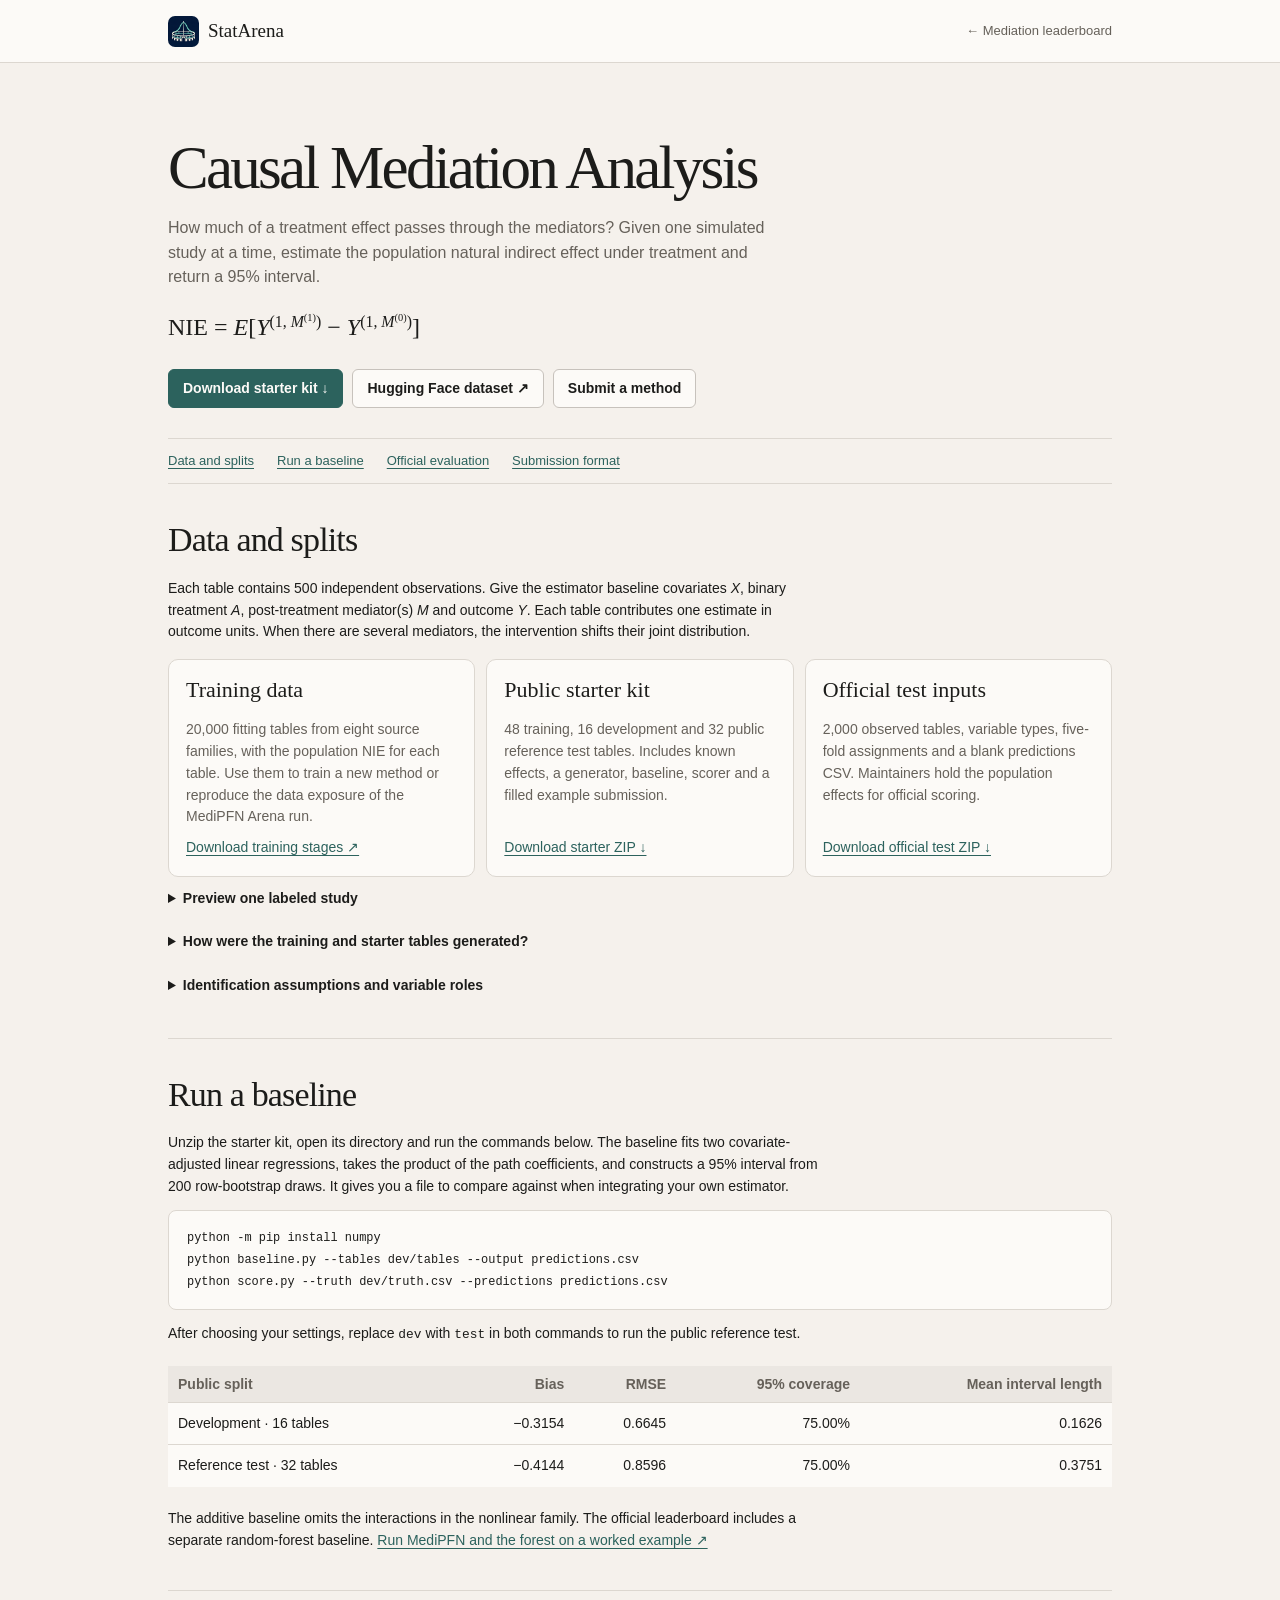
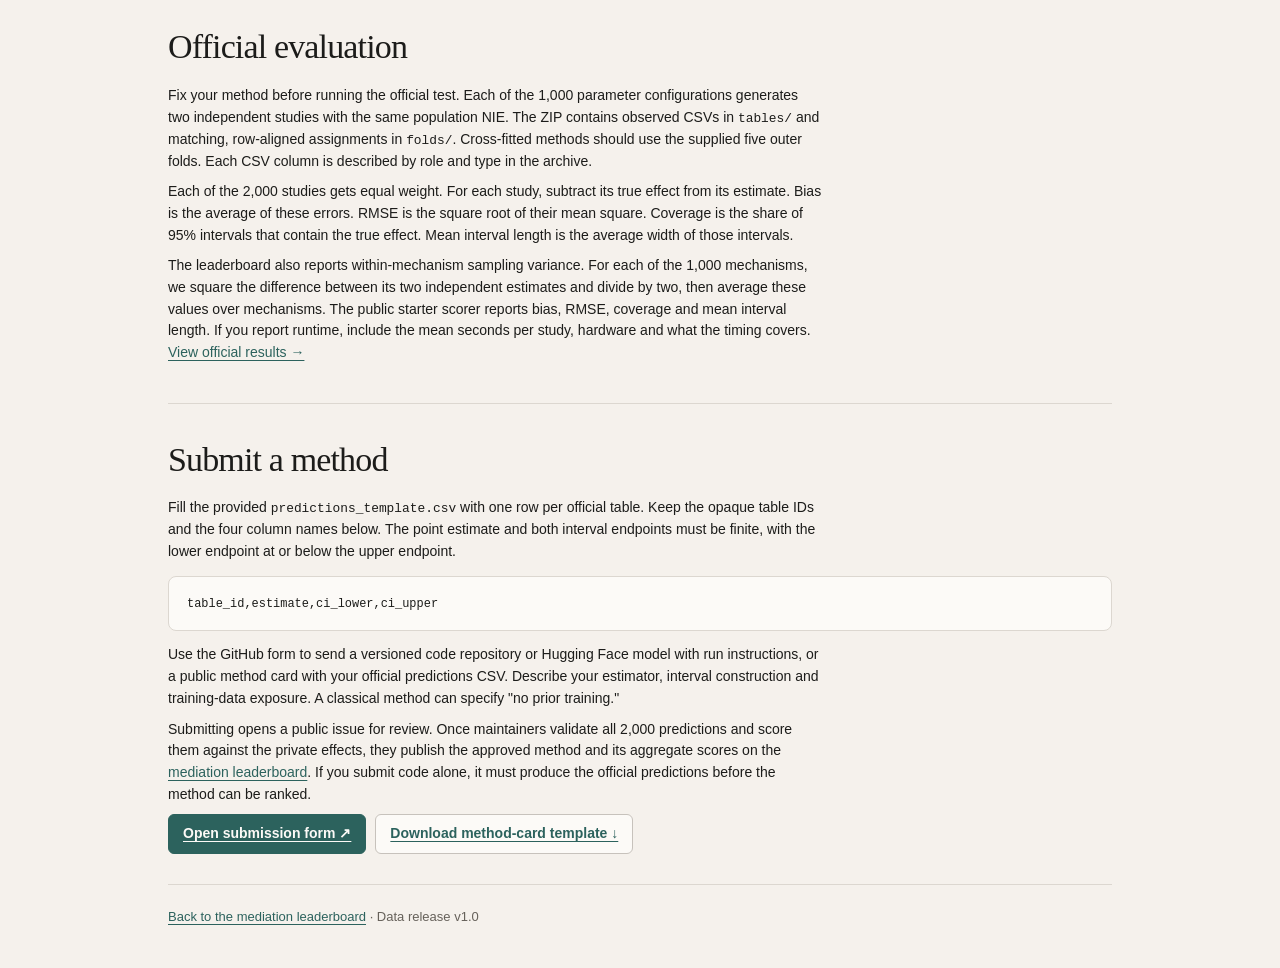
<file: mediation/index.html>
<!doctype html>
<html lang="en">
<head>
<meta charset="utf-8"><meta name="viewport" content="width=device-width,initial-scale=1">
<meta name="description" content="Train, test and submit methods for estimating a population natural indirect effect. Official mediation data and the public starter kit for StatArena.">
<title>Causal Mediation Analysis · Benchmark card · StatArena</title>
<link rel="icon" href="../assets/statsarena-logo.webp">
<link rel="stylesheet" href="../assets/site.css"><link rel="stylesheet" href="card.css">
<script>try{const t=localStorage.getItem('statsarena-theme-editorial');document.documentElement.dataset.theme=t||(matchMedia('(prefers-color-scheme:dark)').matches?'dark':'light')}catch(e){}</script>
</head>
<body class="track-page">
<header><div class="wrap"><a class="track-brand" href="../"><img src="../assets/statsarena-logo.webp" alt="">StatArena</a><a class="back" href="../#domain=mediation">← Mediation leaderboard</a></div></header>
<main class="wrap">
<section class="track-hero">
<h1>Causal Mediation Analysis</h1>
<p>How much of a treatment effect passes through the mediators? Given one simulated study at a time, estimate the population natural indirect effect under treatment and return a 95% interval.</p>
<span class="target-formula" aria-label="Natural indirect effect under treatment equals the expected difference between Y under treatment with the treated mediator and Y under treatment with the control mediator">NIE = <i>E</i>[<i>Y</i><sup>(1, <i>M</i><sup>(1)</sup>)</sup> − <i>Y</i><sup>(1, <i>M</i><sup>(0)</sup>)</sup>]</span>
<div class="track-actions"><a class="primary" href="https://huggingface.co/datasets/shibo769/StatsInference-Arena-Mediation/resolve/v1.0/mediation-starter-v1.zip">Download starter kit ↓</a><a href="https://huggingface.co/datasets/shibo769/StatsInference-Arena-Mediation">Hugging Face dataset ↗</a><a href="#submit">Submit a method</a></div>
</section>
<nav aria-label="Benchmark card sections"><a href="#data">Data and splits</a><a href="#run">Run a baseline</a><a href="#evaluation">Official evaluation</a><a href="#submit">Submission format</a></nav>

<section id="data" class="track-section"><h2>Data and splits</h2>
<p>Each table contains 500 independent observations. Give the estimator baseline covariates <i>X</i>, binary treatment <i>A</i>, post-treatment mediator(s) <i>M</i> and outcome <i>Y</i>. Each table contributes one estimate in outcome units. When there are several mediators, the intervention shifts their joint distribution.</p>
<div class="datasets">
<article><h3>Training data</h3><p>20,000 fitting tables from eight source families, with the population NIE for each table. Use them to train a new method or reproduce the data exposure of the MediPFN Arena run.</p><a href="https://huggingface.co/datasets/shibo769/StatsInference-Arena-Mediation/tree/v1.0/training">Download training stages ↗</a></article>
<article><h3>Public starter kit</h3><p>48 training, 16 development and 32 public reference test tables. Includes known effects, a generator, baseline, scorer and a filled example submission.</p><a href="https://huggingface.co/datasets/shibo769/StatsInference-Arena-Mediation/resolve/v1.0/mediation-starter-v1.zip">Download starter ZIP ↓</a></article>
<article><h3>Official test inputs</h3><p>2,000 observed tables, variable types, five-fold assignments and a blank predictions CSV. Maintainers hold the population effects for official scoring.</p><a href="https://huggingface.co/datasets/shibo769/StatsInference-Arena-Mediation/resolve/v1.0/mediation-official-inputs-v1.zip">Download official test ZIP ↓</a></article>
</div>
<details class="study-preview"><summary>Preview one labeled study</summary>
<p>Development study <code>dev_0001</code> contains 500 observations generated from the He–Song–Xu linear mediation model.</p>
<div class="grid-scroll" role="region" aria-labelledby="study-caption" tabindex="0">
<table><caption id="study-caption">First three observations</caption>
<thead><tr><th scope="col">X1</th><th scope="col">X2</th><th scope="col">A</th><th scope="col">M</th><th scope="col">Y</th></tr></thead>
<tbody>
<tr><td>0.2103</td><td>1</td><td>0</td><td>3.2559</td><td>2.8887</td></tr>
<tr><td>0.8381</td><td>0</td><td>0</td><td>3.3208</td><td>3.2593</td></tr>
<tr><td>−0.1772</td><td>0</td><td>1</td><td>1.2083</td><td>1.8284</td></tr>
</tbody></table></div>
<p>The population NIE is <strong>0.0409</strong>. The starter's additive OLS estimate is <strong>0.0511</strong>, with a 95% bootstrap interval of <strong>[0.0212, 0.0831]</strong>.</p>
<a href="dev_0001.csv" download>Download all 500 observations (CSV)</a>
</details>
<details><summary>How were the training and starter tables generated?</summary>
<p>The historical fitting set has 8,000 adapter tables, 10,000 error-head tables and 2,000 fresh fine-tuning tables. Within a preset, a base scenario is sampled and its structural parameters are drawn before generating observations. The fine-tuning stage also reuses prior fitting tables. Across the whole fit, replay is counted once. Separate development and calibration tables were used for model selection and interval calibration.</p>
<p>The two-family starter adapts the linear model of <a href="https://doi.org/10.1093/jrsssb/qkad129">He, Song and Xu</a> and the nonlinear model of <a href="https://doi.org/10.1080/01621459.2026.2654218">Shan, Li and Ai</a>. It draws equal numbers of configurations from both families, varies the path coefficients, and draws two independent tables per configuration. Train, development and public test use disjoint configurations. Each split includes negative, zero and positive indirect effects. <a href="https://huggingface.co/datasets/shibo769/StatsInference-Arena-Mediation/blob/v1.0/DGP.md">Equations, parameter distributions and truth calculations ↗</a></p>
<p>Official test studies include both familiar and held-out designs. The public test archive provides the observed data and fold assignments. The organizers retain the DGP assignment, generating parameters, seeds and true NIE for each official study.</p>
</details>
<details><summary>Identification assumptions and variable roles</summary><p>The data generator defines the true effect by intervening on treatment and the mediators. Methods receive only the observed variables and design information. A standard mediation formula for observational data requires consistency, positivity and assumptions about confounding and counterfactuals across treatment levels. In particular, a treatment-induced confounder of the mediator–outcome relationship can invalidate that formula. Describe the assumptions your method uses in its method card.</p></details>
</section>

<section id="run" class="track-section"><h2>Run a baseline</h2>
<p>Unzip the starter kit, open its directory and run the commands below. The baseline fits two covariate-adjusted linear regressions, takes the product of the path coefficients, and constructs a 95% interval from 200 row-bootstrap draws. It gives you a file to compare against when integrating your own estimator.</p>
<pre><code>python -m pip install numpy
python baseline.py --tables dev/tables --output predictions.csv
python score.py --truth dev/truth.csv --predictions predictions.csv</code></pre>
<p>After choosing your settings, replace <code>dev</code> with <code>test</code> in both commands to run the public reference test.</p>
<div class="grid-scroll"><table class="metrics"><caption class="sr-only">Expected results from the starter's linear baseline</caption><thead><tr><th>Public split</th><th>Bias</th><th>RMSE</th><th>95% coverage</th><th>Mean interval length</th></tr></thead>
<tbody><tr><td>Development · 16 tables</td><td>−0.3154</td><td>0.6645</td><td>75.00%</td><td>0.1626</td></tr><tr><td>Reference test · 32 tables</td><td>−0.4144</td><td>0.8596</td><td>75.00%</td><td>0.3751</td></tr></tbody></table></div>
<p>The additive baseline omits the interactions in the nonlinear family. The official leaderboard includes a separate random-forest baseline. <a href="https://huggingface.co/shibo769/MediPFN#run-one-example">Run MediPFN and the forest on a worked example ↗</a></p>
</section>

<section id="evaluation" class="track-section"><h2>Official evaluation</h2>
<p>Fix your method before running the official test. Each of the 1,000 parameter configurations generates two independent studies with the same population NIE. The ZIP contains observed CSVs in <code>tables/</code> and matching, row-aligned assignments in <code>folds/</code>. Cross-fitted methods should use the supplied five outer folds. Each CSV column is described by role and type in the archive.</p>
<p>Each of the 2,000 studies gets equal weight. For each study, subtract its true effect from its estimate. Bias is the average of these errors. RMSE is the square root of their mean square. Coverage is the share of 95% intervals that contain the true effect. Mean interval length is the average width of those intervals.</p>
<p>The leaderboard also reports within-mechanism sampling variance. For each of the 1,000 mechanisms, we square the difference between its two independent estimates and divide by two, then average these values over mechanisms. The public starter scorer reports bias, RMSE, coverage and mean interval length. If you report runtime, include the mean seconds per study, hardware and what the timing covers. <a href="../#domain=mediation">View official results →</a></p>
</section>

<section id="submit" class="track-section"><h2>Submit a method</h2>
<p>Fill the provided <code>predictions_template.csv</code> with one row per official table. Keep the opaque table IDs and the four column names below. The point estimate and both interval endpoints must be finite, with the lower endpoint at or below the upper endpoint.</p>
<pre><code>table_id,estimate,ci_lower,ci_upper</code></pre>
<p>Use the GitHub form to send a versioned code repository or Hugging Face model with run instructions, or a public method card with your official predictions CSV. Describe your estimator, interval construction and training-data exposure. A classical method can specify "no prior training."</p>
<p>Submitting opens a public issue for review. Once maintainers validate all 2,000 predictions and score them against the private effects, they publish the approved method and its aggregate scores on the <a href="../#domain=mediation">mediation leaderboard</a>. If you submit code alone, it must produce the official predictions before the method can be ranked.</p>
<div class="track-actions"><a class="primary" href="https://github.com/Statsinference/statsinference.github.io/issues/new?template=mediation-method.yml">Open submission form ↗</a><a href="method-card.md" download>Download method-card template ↓</a></div>
</section>
<div class="track-foot"><a href="../#domain=mediation">Back to the mediation leaderboard</a> · Data release v1.0</div>
</main>
</body></html>
</file>
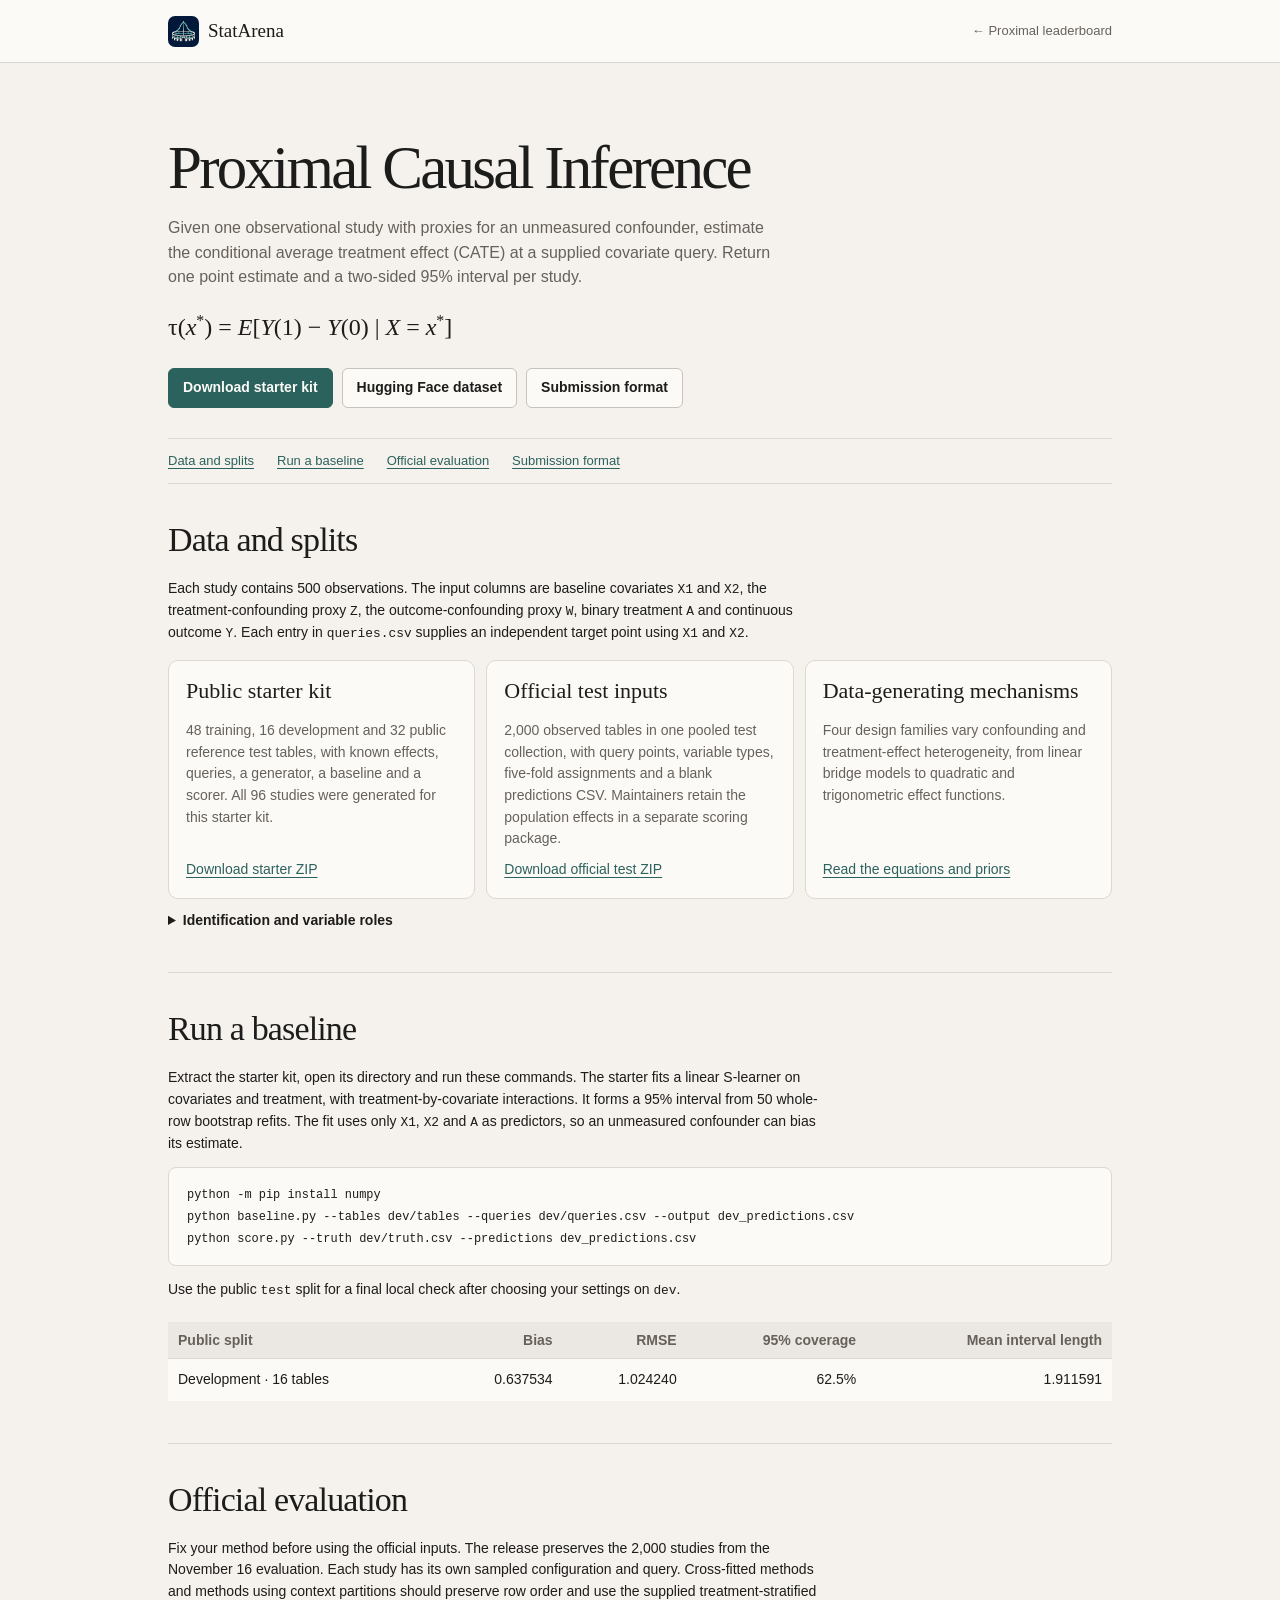
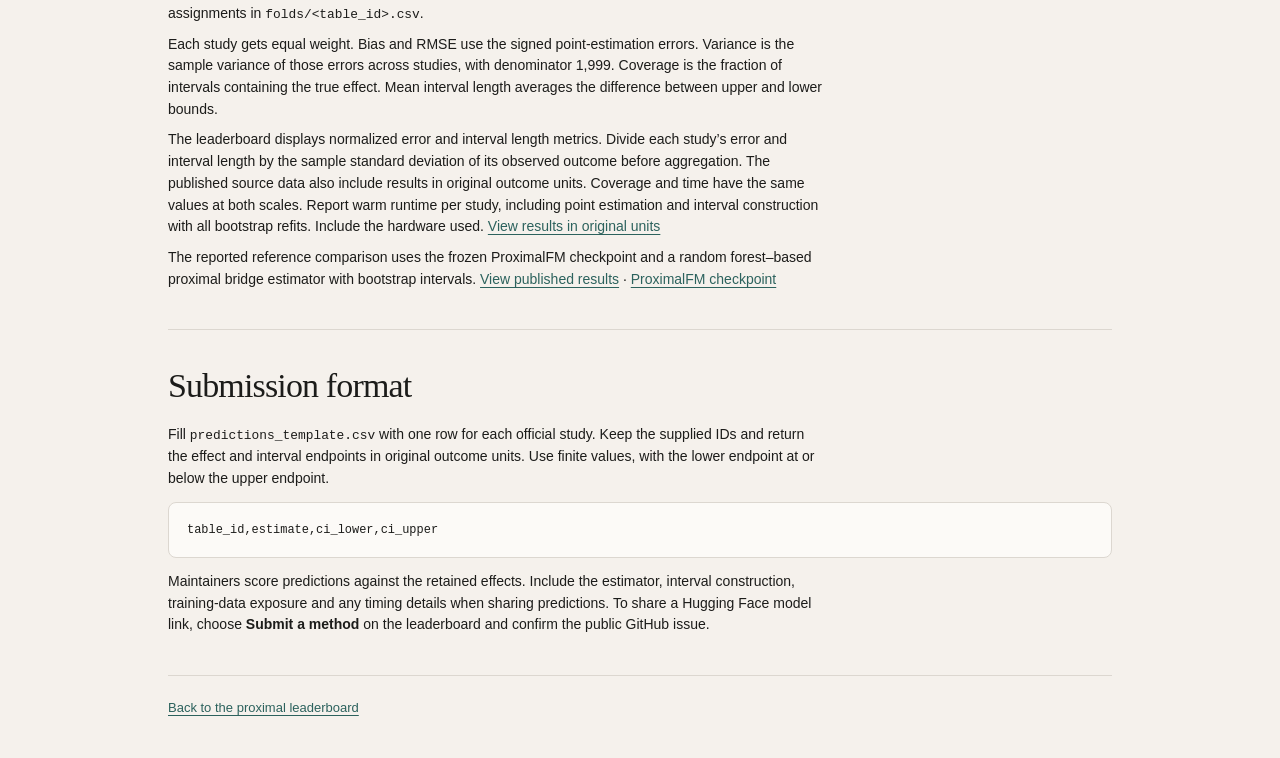
<file: proximal/index.html>
<!doctype html>
<html lang="en">
<head>
<meta charset="utf-8">
<meta name="viewport" content="width=device-width,initial-scale=1">
<meta name="description" content="Estimate a query-point treatment effect with observed confounding proxies. Download the Proximal Causal Inference starter kit and evaluation inputs for StatArena.">
<title>Proximal Causal Inference · Benchmark card · StatArena</title>
<link rel="icon" href="../assets/statsarena-logo.webp">
<link rel="stylesheet" href="../assets/site.css">
<link rel="stylesheet" href="../mediation/card.css">
<script>try{const t=localStorage.getItem('statsarena-theme-editorial');document.documentElement.dataset.theme=t||(matchMedia('(prefers-color-scheme:dark)').matches?'dark':'light')}catch(e){}</script>
</head>
<body class="track-page">
<header>
  <div class="wrap">
    <a class="track-brand" href="../"><img src="../assets/statsarena-logo.webp" alt="">StatArena</a>
    <a class="back" href="../#domain=proximal">← Proximal leaderboard</a>
  </div>
</header>
<main class="wrap">
  <section class="track-hero">
    <h1>Proximal Causal Inference</h1>
    <p>Given one observational study with proxies for an unmeasured confounder, estimate the conditional average treatment effect (CATE) at a supplied covariate query. Return one point estimate and a two-sided 95% interval per study.</p>
    <span class="target-formula" aria-label="The treatment effect at x star is the expected difference between treated and untreated outcomes conditional on X equaling x star">τ(<i>x</i><sup>*</sup>) = <i>E</i>[<i>Y</i>(1) − <i>Y</i>(0) | <i>X</i> = <i>x</i><sup>*</sup>]</span>
    <div class="track-actions">
      <a class="primary" href="https://huggingface.co/datasets/wytzzka/StatsInference-Arena-Proximal/resolve/2027f348fa54db3db9dd006e2f4d7dcf55282b22/proximal-starter-v1.zip">Download starter kit</a>
      <a href="https://huggingface.co/datasets/wytzzka/StatsInference-Arena-Proximal">Hugging Face dataset</a>
      <a href="#submit">Submission format</a>
    </div>
  </section>
  <nav aria-label="Benchmark card sections">
    <a href="#data">Data and splits</a>
    <a href="#run">Run a baseline</a>
    <a href="#evaluation">Official evaluation</a>
    <a href="#submit">Submission format</a>
  </nav>

  <section id="data" class="track-section">
    <h2>Data and splits</h2>
    <p>Each study contains 500 observations. The input columns are baseline covariates <code>X1</code> and <code>X2</code>, the treatment-confounding proxy <code>Z</code>, the outcome-confounding proxy <code>W</code>, binary treatment <code>A</code> and continuous outcome <code>Y</code>. Each entry in <code>queries.csv</code> supplies an independent target point using <code>X1</code> and <code>X2</code>.</p>
    <div class="datasets">
      <article>
        <h3>Public starter kit</h3>
        <p>48 training, 16 development and 32 public reference test tables, with known effects, queries, a generator, a baseline and a scorer. All 96 studies were generated for this starter kit.</p>
        <a href="https://huggingface.co/datasets/wytzzka/StatsInference-Arena-Proximal/resolve/2027f348fa54db3db9dd006e2f4d7dcf55282b22/proximal-starter-v1.zip">Download starter ZIP</a>
      </article>
      <article>
        <h3>Official test inputs</h3>
        <p>2,000 observed tables in one pooled test collection, with query points, variable types, five-fold assignments and a blank predictions CSV. Maintainers retain the population effects in a separate scoring package.</p>
        <a href="https://huggingface.co/datasets/wytzzka/StatsInference-Arena-Proximal/resolve/2027f348fa54db3db9dd006e2f4d7dcf55282b22/proximal-official-inputs-v1.zip">Download official test ZIP</a>
      </article>
      <article>
        <h3>Data-generating mechanisms</h3>
        <p>Four design families vary confounding and treatment-effect heterogeneity, from linear bridge models to quadratic and trigonometric effect functions.</p>
        <a href="https://huggingface.co/datasets/wytzzka/StatsInference-Arena-Proximal/blob/2027f348fa54db3db9dd006e2f4d7dcf55282b22/DGP.md">Read the equations and priors</a>
      </article>
    </div>
    <details>
      <summary>Identification and variable roles</summary>
      <p>The target averages the effect over the natural distribution of the outcome-confounding proxy <i>W</i> at the supplied covariate point. The confounder itself is latent. A proximal bridge estimator needs assumptions about the roles of both proxies and conditions that identify the bridge, including completeness. Describe the assumptions your method uses.</p>
    </details>
  </section>

  <section id="run" class="track-section">
    <h2>Run a baseline</h2>
    <p>Extract the starter kit, open its directory and run these commands. The starter fits a linear S-learner on covariates and treatment, with treatment-by-covariate interactions. It forms a 95% interval from 50 whole-row bootstrap refits. The fit uses only <code>X1</code>, <code>X2</code> and <code>A</code> as predictors, so an unmeasured confounder can bias its estimate.</p>
    <pre><code>python -m pip install numpy
python baseline.py --tables dev/tables --queries dev/queries.csv --output dev_predictions.csv
python score.py --truth dev/truth.csv --predictions dev_predictions.csv</code></pre>
    <p>Use the public <code>test</code> split for a final local check after choosing your settings on <code>dev</code>.</p>
    <div class="grid-scroll">
      <table class="metrics">
        <caption class="sr-only">Expected results from the starter baseline</caption>
        <thead><tr><th scope="col">Public split</th><th scope="col">Bias</th><th scope="col">RMSE</th><th scope="col">95% coverage</th><th scope="col">Mean interval length</th></tr></thead>
        <tbody><tr><td>Development · 16 tables</td><td>0.637534</td><td>1.024240</td><td>62.5%</td><td>1.911591</td></tr></tbody>
      </table>
    </div>
  </section>

  <section id="evaluation" class="track-section">
    <h2>Official evaluation</h2>
    <p>Fix your method before using the official inputs. The release preserves the 2,000 studies from the November 16 evaluation. Each study has its own sampled configuration and query. Cross-fitted methods and methods using context partitions should preserve row order and use the supplied treatment-stratified assignments in <code>folds/&lt;table_id&gt;.csv</code>.</p>
    <p>Each study gets equal weight. Bias and RMSE use the signed point-estimation errors. Variance is the sample variance of those errors across studies, with denominator 1,999. Coverage is the fraction of intervals containing the true effect. Mean interval length averages the difference between upper and lower bounds.</p>
    <p>The leaderboard displays normalized error and interval length metrics. Divide each study’s error and interval length by the sample standard deviation of its observed outcome before aggregation. The published source data also include results in original outcome units. Coverage and time have the same values at both scales. Report warm runtime per study, including point estimation and interval construction with all bootstrap refits. Include the hardware used. <a href="https://github.com/Statsinference/statsinference.github.io/blob/main/data/unified-test-2026-11-16.json">View results in original units</a></p>
    <p>The reported reference comparison uses the frozen ProximalFM checkpoint and a random forest–based proximal bridge estimator with bootstrap intervals. <a href="../#domain=proximal">View published results</a> · <a href="https://huggingface.co/christophemuller/ProximalFM">ProximalFM checkpoint</a></p>
  </section>

  <section id="submit" class="track-section">
    <h2>Submission format</h2>
    <p>Fill <code>predictions_template.csv</code> with one row for each official study. Keep the supplied IDs and return the effect and interval endpoints in original outcome units. Use finite values, with the lower endpoint at or below the upper endpoint.</p>
    <pre><code>table_id,estimate,ci_lower,ci_upper</code></pre>
    <p>Maintainers score predictions against the retained effects. Include the estimator, interval construction, training-data exposure and any timing details when sharing predictions. To share a Hugging Face model link, choose <strong>Submit a method</strong> on the leaderboard and confirm the public GitHub issue.</p>
  </section>
  <div class="track-foot"><a href="../#domain=proximal">Back to the proximal leaderboard</a></div>
</main>
</body>
</html>
</file>
<file: assets/site.css>
/* Arena-inspired editorial layout. StatsArena's own logo and benchmark only.
   Type substitutes: Source Serif 4 / Inter / IBM Plex Mono; no licensed Arena fonts redistributed. */
:root{color-scheme:light;--bg:#f5f1ec;--surface:#fcfaf7;--sidebar:#efeae4;--fg:#1c1c1a;--muted:#66615a;--quiet:#8b867e;--line:#dcd7d0;--line-strong:#c7c2bc;--hover:#ebe7e2;--accent:#2c625d;--accent-soft:#e2ece6;--pfn:#267a73;--classical:#a56a28;--yellow:#f2c306;--pfn-soft:#e2ece6;--classical-soft:#f2e6d5;--display:'Source Serif 4',Georgia,'Times New Roman',serif;--body:'Inter','Helvetica Neue',Arial,sans-serif;--mono:'IBM Plex Mono',Consolas,monospace;--sidebar-w:236px}
:root[data-theme=dark]{color-scheme:dark;--bg:#1c1c1a;--surface:#252421;--sidebar:#22211f;--fg:#f5f1ec;--muted:#c7c2bc;--quiet:#aaa49b;--line:#403c38;--line-strong:#66615a;--hover:#35322e;--accent:#80b8aa;--accent-soft:#2d433c;--pfn:#58b6a9;--classical:#e8b776;--pfn-soft:#2d433c;--classical-soft:#453b2c}
*{box-sizing:border-box}html{scroll-behavior:smooth;scroll-padding-top:80px}body{margin:0;background:var(--bg);color:var(--fg);font:14px/1.55 var(--body);-webkit-font-smoothing:antialiased}button,input,select{font:inherit;color:inherit}button,a,input,select{-webkit-tap-highlight-color:transparent}button{cursor:pointer;border:0;background:none}button:disabled{cursor:not-allowed;opacity:.4}a{color:inherit;text-decoration:none}a:hover{text-decoration:underline;text-underline-offset:4px}h1,h2,h3,p{margin:0}h1,h2,h3{font-weight:500}h1,h2{font-family:var(--display)}[hidden]{display:none!important}:focus-visible{outline:2px solid var(--accent);outline-offset:4px}.sr-only{position:absolute;width:1px;height:1px;padding:0;margin:-1px;overflow:hidden;clip:rect(0,0,0,0);white-space:nowrap;border:0}.skip{position:fixed;top:-100px;left:18px;background:var(--fg);color:var(--bg);padding:10px 16px;z-index:200}.skip:focus{top:12px}.muted{color:var(--quiet)}.num{font-family:var(--mono);font-variant-numeric:tabular-nums}.sidebar{position:fixed;inset:0 auto 0 0;width:var(--sidebar-w);z-index:40;background:var(--sidebar);border-right:1px solid var(--line);display:flex;flex-direction:column;overflow-y:auto;padding:24px 16px 16px}.brand{display:flex;align-items:center;gap:10px;padding:0 4px 26px;font-family:var(--display);font-size:26px;font-weight:500;letter-spacing:-1.1px;line-height:1.05}.brand:hover{text-decoration:none}.brand-logo{border-radius:7px;flex-shrink:0;object-fit:contain}.brand small{display:block;font:9px/1.4 var(--body);color:var(--muted);letter-spacing:.05px;margin-top:7px;white-space:nowrap}.side-home{display:flex;align-items:center;gap:10px;border:1px solid var(--line-strong);background:var(--surface);border-radius:6px;padding:11px 12px;margin:0 0 25px;font-size:13px;font-weight:500}.side-home>span{margin-left:auto}.side-home svg{width:17px;height:17px;stroke:currentColor;fill:none;stroke-width:1.5;stroke-linecap:round}.nav-caption{display:flex;justify-content:space-between;padding:0 12px;font:10px var(--mono);letter-spacing:.06em;color:var(--quiet);margin-bottom:13px}.nav-caption>span{color:var(--muted)}#tabs{display:flex;flex-direction:column;gap:3px}.tab{position:relative;text-align:left;display:block;width:100%;padding:10px 12px;font-size:12px;font-weight:450;line-height:1.5;border-radius:5px;transition:background .15s,color .15s}.tab small{display:none}.tab:hover{background:var(--hover)}.tab.on{background:var(--hover);font-weight:600}.tab.on::before{content:'';position:absolute;top:10px;bottom:10px;left:0;width:2px;background:var(--fg)}.sidebar-bottom{margin-top:auto;padding-top:32px}.sidebar-bottom>a{display:flex;justify-content:space-between;font-size:11px;padding:10px 12px;color:var(--muted)}.sidebar-foot{border-top:1px solid var(--line);margin:17px 12px 0;padding-top:13px;display:flex;flex-direction:column;gap:3px;font-size:10px;color:var(--quiet)}.sidebar-foot>span:first-child{font-family:var(--display);font-size:14px;color:var(--fg)}.page{margin-left:var(--sidebar-w)}.topbar{height:62px;border-bottom:1px solid var(--line);display:flex;align-items:center;justify-content:space-between;padding:0 38px;background:var(--bg);gap:14px}.topbar-left{display:flex;gap:12px;align-items:center;font-size:12px}.breadcrumb-sep{color:var(--line-strong)}.topbar-actions{display:flex;gap:18px;align-items:center}.theme-toggle{font-size:21px;padding:5px 8px;color:var(--muted);line-height:1}.share-button{border:1px solid var(--fg);color:var(--bg);background:var(--fg);border-radius:4px;padding:6px 12px;font-size:11px;display:flex;gap:18px}.menu-button{display:none}.content{max-width:1356px;padding:0 38px;margin:auto}.page-heading{display:flex;align-items:center;justify-content:space-between;gap:30px;padding:43px 0 31px}.eyebrow,.section-label{font:10px var(--mono);letter-spacing:.075em;color:var(--quiet)}.page-heading h1{font-size:clamp(37px,3.65vw,52px);font-weight:400;line-height:1.08;letter-spacing:-1.8px;margin:14px 0 18px}.page-heading h1 em{font-weight:400}.page-heading p{font-size:13px;color:var(--muted);line-height:1.8}.scope-stat{border-left:1px solid var(--line-strong);padding:2px 0 2px 25px;flex:0 0 200px}.scope-stat strong{display:block;font:400 52px/1.15 var(--display);letter-spacing:-2px}.scope-stat>span{font:9px/1.9 var(--mono);color:var(--muted);letter-spacing:.04em}.stat-divider{height:1px;width:34px;background:var(--line-strong);margin:15px 0 11px}.release-bar{display:flex;flex-wrap:wrap;align-items:center;gap:8px 12px;border-top:1px solid var(--line);border-bottom:1px solid var(--line);padding:11px 0;font-size:11px;color:var(--muted)}.release-bar strong{font:500 9px var(--mono);letter-spacing:.035em;color:var(--fg)}.release-square{width:7px;height:7px;background:var(--yellow)}.domain-heading{display:flex;align-items:center;justify-content:space-between;gap:20px;padding:29px 0 8px}.domain-heading h2{font-size:32px;font-weight:400;line-height:1.25;letter-spacing:-.8px;margin-top:5px}.domain-heading p{font-size:12px;color:var(--muted);margin-top:7px}.text-link{font-size:11px;white-space:nowrap}.text-link span{margin-left:12px}.suite-info{font-size:10px;color:var(--quiet);display:flex;flex-wrap:wrap;gap:8px 22px}.suite-info b{font-weight:500;color:var(--fg);margin-left:5px}.view-bar{display:flex;align-items:center;gap:14px;margin:19px 0 16px;flex-wrap:wrap}.chips{display:flex;gap:3px;flex-wrap:wrap}.chip{font-size:11px;padding:6px 12px;border:1px solid transparent;border-radius:4px;color:var(--muted);line-height:1.5}.chip:hover{background:var(--hover);color:var(--fg)}.chip.on{background:var(--fg);color:var(--bg);border-color:var(--fg)}.view-note{margin-left:auto;font:9px var(--mono);color:var(--quiet)}#suite-label{font-size:11px;color:var(--muted)}select{border:1px solid var(--line-strong);border-radius:4px;background:var(--surface);padding:5px;max-width:240px}.overview-grid{display:grid;grid-template-columns:1fr 1fr;gap:16px}.card{min-width:0;border:1px solid var(--line);border-radius:6px;background:var(--surface);display:flex;flex-direction:column;padding:17px 19px 12px}.card-head{display:flex;align-items:baseline;justify-content:space-between;gap:10px;flex-wrap:wrap}.card-head h3{font-family:var(--display);font-size:21px;line-height:1.2;font-weight:400;letter-spacing:-.3px}.card-sub{font-size:10px;color:var(--quiet)}.card-body{min-height:141px;display:flex;flex-direction:column;justify-content:center;flex:1}.card-empty{display:flex;flex-direction:column;align-items:center;justify-content:center;text-align:center;padding:22px 10px 19px;min-height:141px}.empty-icon{display:flex;justify-content:center;align-items:center;margin-bottom:11px;color:var(--quiet)}.empty-icon svg{width:23px;height:23px}.card-empty strong{font-weight:450;font-size:12px;color:var(--muted)}.card-empty p{font-size:10px;line-height:1.65;color:var(--quiet);margin-top:5px;max-width:285px}.card-bottom{border-top:1px solid var(--line);padding-top:10px;display:flex;align-items:center;justify-content:space-between;gap:8px;flex-wrap:wrap;font-size:9px;color:var(--quiet)}.card-bottom>a{color:var(--fg);font-size:10px}.legend{display:flex;gap:12px;flex-wrap:wrap}.legend span{display:inline-flex;gap:5px;align-items:center}.legend i{display:inline-block;width:6px;height:6px;border-radius:1px}.id-dot,.pfn-dot{background:var(--pfn)}.ood-dot,.classical-dot{background:var(--classical)}.top-row{display:grid;grid-template-columns:20px 1fr auto;gap:9px;align-items:center;border-bottom:1px solid var(--line);padding:8px 0;font-size:11px}.top-row .rank{font-family:var(--mono);color:var(--quiet);font-size:10px}.split-title{color:var(--muted);font:10px var(--mono);margin:8px 0}.comparison-row{display:grid;grid-template-columns:1fr 90px 90px;gap:10px;border-bottom:1px solid var(--line);padding:8px 0;font-size:11px}.comparison-row>.num{text-align:right}.chart{width:100%;height:auto;display:block}svg text{fill:var(--muted);font:10px var(--mono)}svg .gridl{stroke:var(--line);stroke-width:1}svg .axis{stroke:var(--line-strong);stroke-width:1}.fam{display:inline-block;font-size:8px;padding:1px 5px;border-radius:3px;margin-left:7px;font-weight:500;vertical-align:middle}.fam.pfn{color:var(--pfn);background:var(--pfn-soft)}.fam.classical{color:var(--classical);background:var(--classical-soft)}.tbl-sec{padding:32px 0 26px}.tbl-head{display:flex;align-items:center;justify-content:space-between;gap:15px}.tbl-head h2{font-size:26px;line-height:1.2;letter-spacing:-.6px;margin-top:7px;font-weight:400}.export{border:1px solid var(--line-strong);border-radius:4px;font-size:10px;padding:7px 10px;white-space:nowrap}.table-controls{display:flex;align-items:center;justify-content:space-between;gap:14px;padding:16px 0 12px}.search{border:1px solid var(--line);background:var(--surface);border-radius:4px;padding:6px 9px;display:flex;align-items:center;gap:8px;max-width:200px}.search svg{width:13px;height:13px;stroke:var(--quiet);fill:none;stroke-width:1.5}.search input{font-size:11px;border:0;outline:none;min-width:0;width:145px;background:none}.search:focus-within{border-color:var(--accent)}.tbl-wrap{border:1px solid var(--line);border-radius:5px;overflow:auto;background:var(--surface)}table{border-collapse:collapse;width:100%;min-width:820px}th,td{padding:13px 14px;text-align:left;white-space:nowrap;border-bottom:1px solid var(--line);font-size:11px}th{background:var(--hover);font:500 10px var(--body);color:var(--muted)}th button{padding:0;color:inherit;text-align:inherit;font:inherit}th.sorted{color:var(--fg)}th .arrow{margin-left:6px}.r{text-align:right}td.num{font-size:10px}tbody tr:last-child td{border-bottom:0}tbody tr:hover{background:var(--bg)}.row-pending{color:var(--quiet)}.row-pending td{height:63px}.group-tag{font:9px var(--mono);border:1px solid var(--line);border-radius:3px;padding:3px 6px}.group-tag.id{color:var(--pfn)}.group-tag.ood{color:var(--classical)}.mname{font-weight:500}.org{display:block;font-size:9px;color:var(--quiet);margin-top:3px}.table-note{font-size:10px;color:var(--muted);margin-top:12px;max-width:90ch}.registry-row{display:flex;gap:12px;flex-wrap:wrap;align-items:center;font-size:10px;margin-top:13px}.registry-row span{color:var(--quiet)}.registry-row a{text-decoration:underline;text-underline-offset:3px}.swipe-hint{display:none}.method{padding:31px 0;border-top:1px solid var(--line)}.method-heading h2{font-size:29px;font-weight:400;letter-spacing:-.7px;margin:7px 0}.method-heading>p{font-size:12px;color:var(--muted)}.method-grid{display:grid;grid-template-columns:repeat(3,1fr);gap:27px;margin-top:24px}.method-grid article{border-left:1px solid var(--line-strong);padding-left:16px}.method-no{font:10px var(--mono);color:var(--quiet)}.method h3{font-size:13px;font-weight:500;margin:8px 0}.method article p{font-size:11px;line-height:1.8;color:var(--muted)}footer{display:flex;align-items:center;justify-content:space-between;gap:15px;border-top:1px solid var(--line);padding:21px 0 28px;font-size:10px;color:var(--muted)}.footer-brand{display:flex;align-items:center;gap:8px;font:17px var(--display);color:var(--fg)}.footer-brand img{border-radius:4px}.toast{position:fixed;bottom:25px;left:50%;transform:translateX(-50%);padding:12px 20px;background:var(--fg);color:var(--bg);border-radius:5px;max-width:90vw;z-index:100;font-size:12px}.scrim{position:fixed;inset:0;background:#0007;z-index:45}.noscript{margin:24px 24px 24px calc(var(--sidebar-w) + 24px);padding:20px;border:1px solid var(--line)}
@media(min-width:1700px){.content{padding:0 55px}.page-heading{padding-top:55px}.page-heading h1{font-size:58px}.card-body,.card-empty{min-height:167px}}
@media(max-width:1100px){:root{--sidebar-w:212px}.sidebar{padding-inline:12px}.content{padding:0 25px}.topbar{padding:0 25px}.scope-stat{flex-basis:155px;padding-left:20px}.page-heading h1{font-size:41px}.brand{font-size:24px}.brand-logo{width:37px;height:37px}.brand small{font-size:8px}.card-head h3{font-size:19px}.card{padding:15px 15px 11px}.card-bottom{font-size:8px}}
@media(max-width:860px){:root{--sidebar-w:236px}.sidebar{transform:translateX(-100%);transition:transform .18s ease;z-index:50;padding:22px 16px}.sidebar.open{transform:translateX(0)}.page{margin-left:0}.menu-button{display:block;font-size:17px;padding:5px 8px 5px 0}.topbar{padding:0 22px;height:58px}.content{padding:0 22px}.topbar-left{font-size:11px;gap:9px}.topbar-actions{gap:9px}.page-heading{padding:29px 0 24px}.page-heading h1{font-size:43px}.scope-stat{flex-basis:155px}.swipe-hint{display:block;font-size:9px;color:var(--quiet);margin:0 0 9px}.noscript{margin:20px}.brand{font-size:26px}.brand-logo{width:42px;height:42px}.brand small{font-size:9px}}
@media(max-width:560px){.content{padding:0 17px}.topbar{padding:0 17px}.topbar-left>.muted,.breadcrumb-sep{display:none}.page-heading{display:block}.page-heading h1{font-size:38px;letter-spacing:-1.4px;line-height:1.12;margin-top:12px}.page-heading p{font-size:12px}.desktop-break{display:none}.scope-stat{display:none}.eyebrow,.section-label{font-size:9px}.release-bar{gap:6px 9px;font-size:10px}.release-bar #release-description{width:100%;padding-left:16px}.domain-heading{padding-top:24px;align-items:flex-start}.domain-heading h2{font-size:28px}.domain-heading p{font-size:11px}.text-link{font-size:10px;margin-top:20px}.suite-info{font-size:9px}.overview-grid{grid-template-columns:1fr;gap:12px}.card{padding:17px 17px 12px}.card-body,.card-empty{min-height:132px}.card-head h3{font-size:21px}.card-bottom{font-size:9px}.view-bar{gap:9px}.view-note{font-size:8px}.table-controls{flex-wrap:wrap;gap:10px}.search{max-width:none;width:100%}.search input{width:100%}.tbl-head h2{font-size:24px}.method-grid{grid-template-columns:1fr;gap:20px}.method article p{font-size:12px}.method-heading h2{font-size:28px}footer{flex-wrap:wrap;font-size:9px}footer>span{display:none}}
@media(prefers-reduced-motion:reduce){html{scroll-behavior:auto}*{transition:none!important}}
@media print{.sidebar,.topbar,.view-bar,.table-controls,.export,.scrim{display:none!important}.page{margin:0}.content{max-width:none}.card{break-inside:avoid}body{color:#1c1c1a;background:#fff}.tbl-wrap{overflow:visible}}
</file>
<file: mediation/card.css>
.track-page{--max:1040px;margin:0;background:var(--bg);color:var(--fg)}
.track-page .wrap{max-width:var(--max);margin:auto;padding:0 clamp(18px,4vw,48px)}
.track-page header{border-bottom:1px solid var(--line);background:var(--surface)}
.track-page header .wrap{min-height:62px;display:flex;align-items:center;justify-content:space-between;gap:16px}
.track-brand{display:inline-flex;align-items:center;gap:9px;font:500 19px/1.15 var(--display)}
.track-brand img{width:31px;height:31px;border-radius:7px}
.track-page .back{color:var(--muted);font-size:13px}
.track-hero{padding:clamp(38px,6vw,74px) 0 30px}
.track-hero h1{font:500 clamp(36px,6vw,61px)/1.03 var(--display);letter-spacing:-.045em}
.track-hero>p{max-width:68ch;color:var(--muted);font-size:16px;margin:16px 0 19px}
.target-formula{font:24px/1.5 Georgia,serif;display:block;margin:0 0 23px;overflow-wrap:anywhere}
.target-formula sup{font-size:.66em}
.track-actions{display:flex;flex-wrap:wrap;gap:9px;align-items:center}
.track-actions a{border:1px solid var(--line-strong);background:var(--surface);border-radius:6px;padding:8px 14px;font-weight:600}
.track-actions a.primary{background:var(--accent);border-color:var(--accent);color:var(--surface)}
.track-page nav{border-top:1px solid var(--line);border-bottom:1px solid var(--line);display:flex;flex-wrap:wrap;gap:4px 23px;padding:12px 0;font-size:13px}
.track-page nav a,.track-section a,.track-foot a{color:var(--accent);text-decoration:underline;text-underline-offset:3px}
.track-section{padding:30px 0;border-bottom:1px solid var(--line)}
.track-section h2{font-size:clamp(26px,3.5vw,34px);letter-spacing:-.025em;margin-bottom:11px}
.track-section p{max-width:84ch;margin:9px 0}
.track-section h3{font:600 17px/1.35 var(--body);margin:18px 0 6px}
.track-section .datasets{display:grid;grid-template-columns:repeat(3,minmax(0,1fr));gap:11px;margin-top:16px}
.datasets article{background:var(--surface);border:1px solid var(--line);border-radius:10px;padding:17px;display:flex;flex-direction:column;align-items:flex-start}
.datasets h3{margin:0 0 7px;font:500 22px/1.2 var(--display)}
.datasets p{color:var(--muted);font-size:14px;flex:1}.datasets .bytes{font:12px var(--mono);color:var(--quiet);margin-top:5px}
.track-page details{padding:11px 0}.track-page summary{cursor:pointer;font-weight:600}
.track-page ul{margin:8px 0;padding-left:22px}
.track-page li{margin:4px 0}
.track-page pre{padding:16px 18px;border:1px solid var(--line);border-radius:8px;background:var(--surface);overflow-x:auto;font:13px/1.65 var(--mono)}
.track-page code{font-family:var(--mono);font-size:.92em}
.track-page .grid-scroll{overflow-x:auto}
.track-page table{width:100%;min-width:0;border-collapse:collapse;margin:12px 0;background:var(--surface);font-size:14px}
.track-page th,.track-page td{text-align:left;padding:10px;border-bottom:1px solid var(--line);vertical-align:top;white-space:normal;font-size:inherit}
.track-page th{font-weight:600;background:var(--hover)}
.track-page .metrics td:not(:first-child),.track-page .metrics th:not(:first-child){text-align:right}
.track-page .metrics td:not(:first-child){white-space:nowrap}
.study-preview .grid-scroll{max-width:32rem}
.track-page .study-preview table{min-width:25rem;font-variant-numeric:tabular-nums}
.study-preview caption{text-align:left;color:var(--muted);margin-bottom:.4rem}
.track-page .study-preview th,.track-page .study-preview td{text-align:right}
.track-foot{padding:22px 0 42px;color:var(--muted);font-size:13px}
@media(max-width:720px){.track-section .datasets{grid-template-columns:minmax(0,1fr)}.track-section{padding:22px 0}.track-brand{font-size:16px}.track-brand img{width:27px;height:27px}.target-formula{font-size:20px}.track-page table{font-size:13px}.track-page header .wrap{min-height:55px}}
@media(max-width:480px){.track-page th,.track-page td{padding:8px 5px}}
</file>
